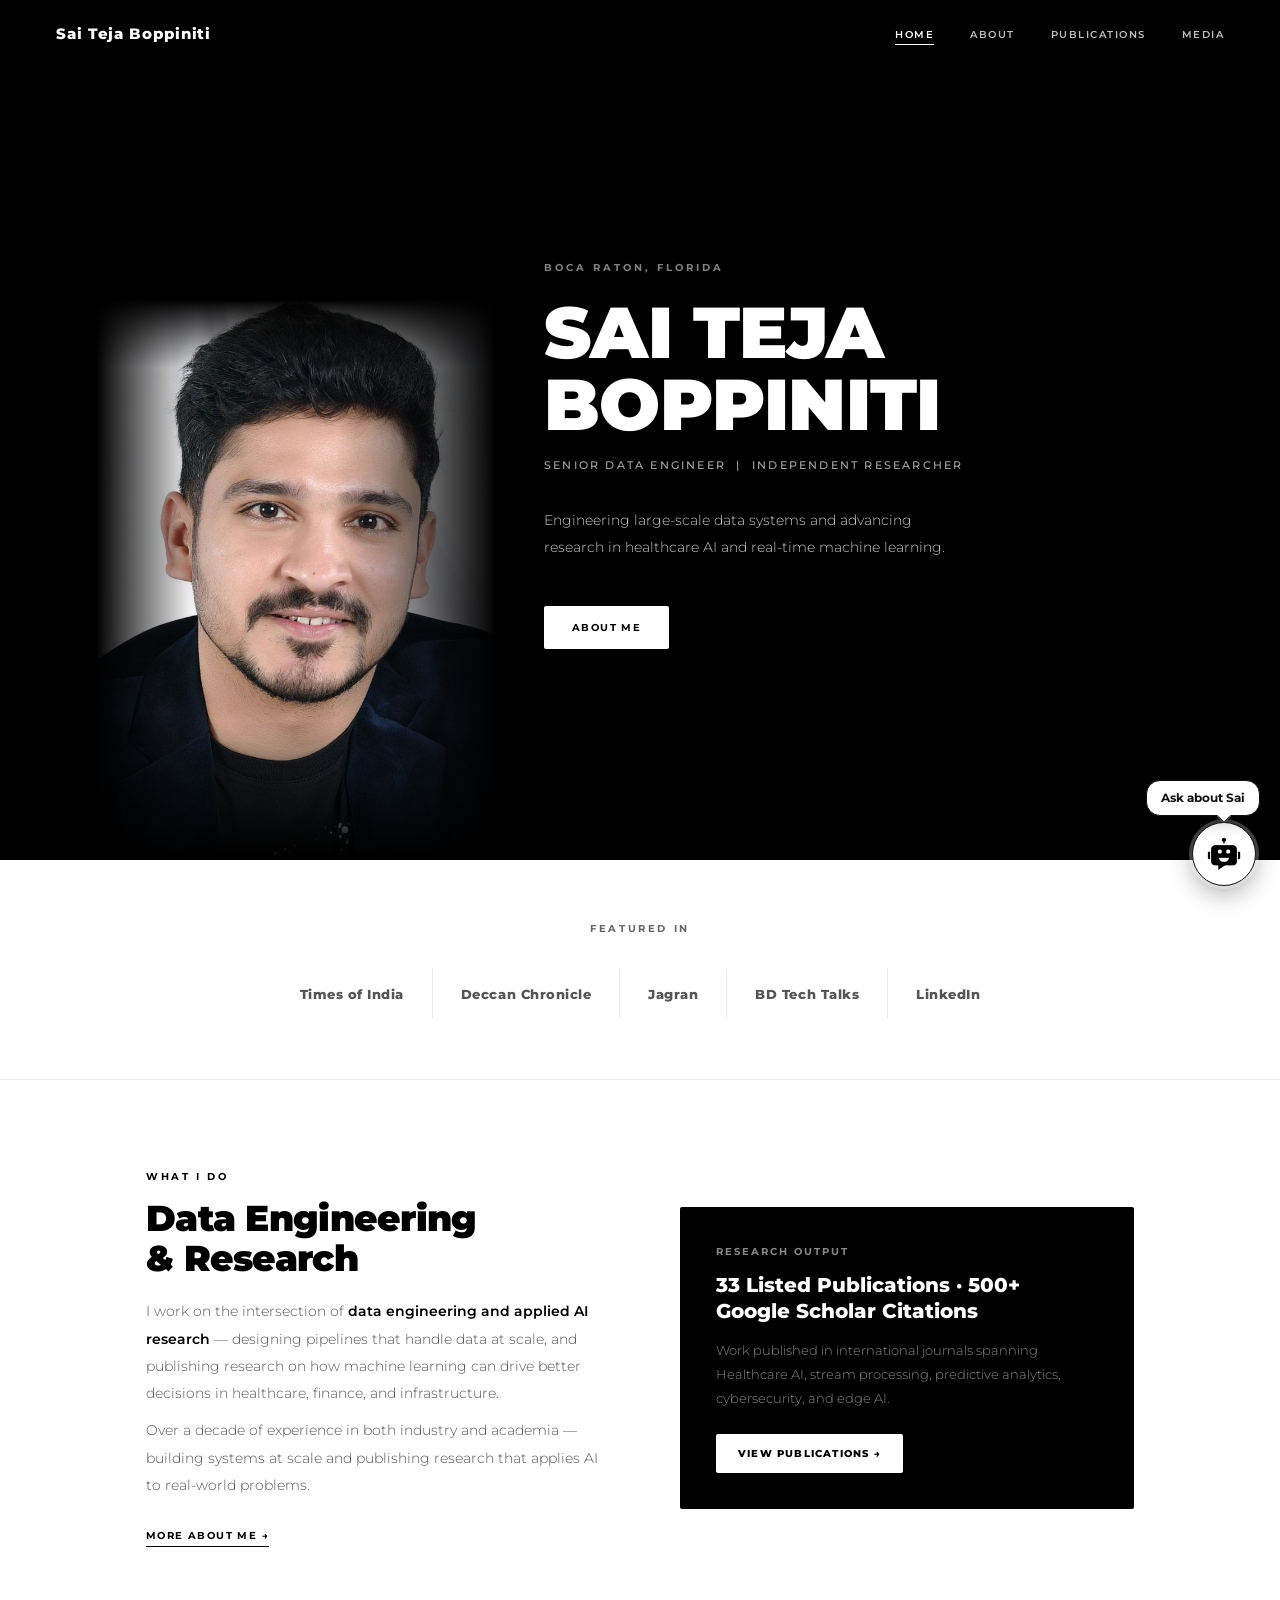
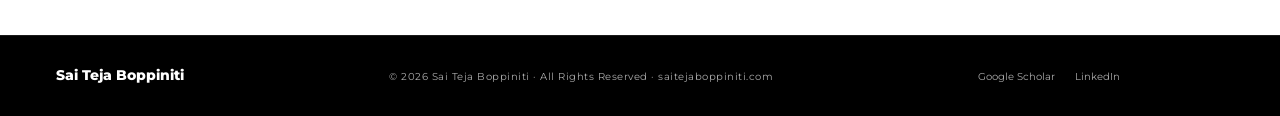
<file: index.html>
<!DOCTYPE html>
<html lang="en">
<head>
<meta charset="UTF-8"/>
<link rel="icon" type="image/svg+xml" href="favicon.svg"/>

<meta name="description" content="Sai Teja Boppiniti is a Senior Data Engineer and independent researcher in Boca Raton, Florida, engineering large-scale data systems and advancing research in healthcare AI and real-time machine learning."/>
<meta name="viewport" content="width=device-width,initial-scale=1.0"/>
<title>Sai Teja Boppiniti — Senior Data Engineer | Independent Researcher</title>
<link href="https://fonts.googleapis.com/css2?family=Montserrat:ital,wght@0,300;0,400;0,500;0,600;0,700;0,800;0,900;1,300&display=swap" rel="stylesheet"/>
<link rel="stylesheet" href="chat-widget.css"/>
<style>
*,*::before,*::after{box-sizing:border-box;margin:0;padding:0;}
body{font-family:'Montserrat',sans-serif;background:#fff;color:#111;-webkit-font-smoothing:antialiased;font-size:14px;line-height:1.7;}
a{text-decoration:none;color:inherit;}
button,a{ -webkit-tap-highlight-color:transparent;}
a:focus-visible,button:focus-visible,[role="button"]:focus-visible{outline:2px solid #4778d8;outline-offset:3px;}
nav{background:#000;height:68px;display:flex;align-items:center;justify-content:space-between;padding:0 56px;position:sticky;top:0;z-index:100;}
.nav-logo{font-size:15px;font-weight:800;color:#fff;letter-spacing:0.06em;white-space:nowrap;}
.nav-links{display:flex;gap:36px;list-style:none;align-items:center;}
.nav-links a{font-size:10px;font-weight:600;letter-spacing:0.15em;text-transform:uppercase;color:rgba(255,255,255,0.75);transition:color 0.2s;}
.nav-links a:hover,.nav-active{color:#fff!important;}
.nav-active{border-bottom:1px solid #fff;padding-bottom:3px;}

/* ── HERO ── */
.hero-outer{background:#000;overflow:hidden;}
.hero{max-width:1200px;margin:0 auto;padding:0 56px;display:flex;align-items:stretch;min-height:88vh;gap:0;}

/* Photo column */
.hero-photo{flex:0 0 400px;position:relative;display:flex;align-items:flex-end;}
.hero-photo-wrap{position:relative;width:100%;height:560px;}
.hero-photo-wrap img{width:100%;height:100%;object-fit:cover;object-position:top center;display:block;}
/* fade edges into black */
.hero-photo-wrap::after{content:'';position:absolute;inset:0;background:
  linear-gradient(to right, #000 0%, transparent 25%, transparent 60%, #000 100%),
  linear-gradient(to top, #000 0%, transparent 25%),
  linear-gradient(to bottom, #000 0%, transparent 12%);
pointer-events:none;}

/* Text column — sits right next to the photo */
.hero-text{flex:1;display:flex;flex-direction:column;justify-content:center;padding-left:48px;padding-top:40px;padding-bottom:60px;}
.hero-eyebrow{font-size:10px;font-weight:700;letter-spacing:0.3em;text-transform:uppercase;color:rgba(255,255,255,0.5);margin-bottom:20px;}
.hero-name{font-size:72px;font-weight:900;color:#fff;letter-spacing:-0.01em;line-height:1.0;margin-bottom:16px;text-transform:uppercase;}
.hero-title{font-size:11px;font-weight:500;color:rgba(255,255,255,0.65);letter-spacing:0.2em;text-transform:uppercase;margin-bottom:32px;}
.hero-bio{font-size:14px;font-weight:300;color:rgba(255,255,255,0.78);line-height:1.95;max-width:420px;margin-bottom:44px;}
.hero-btns{display:flex;gap:12px;}.btn-wh{background:#fff;color:#000;padding:13px 28px;border:none;border-radius:2px;font-family:'Montserrat',sans-serif;font-size:10px;font-weight:700;letter-spacing:0.14em;text-transform:uppercase;cursor:pointer;transition:opacity 0.2s;display:inline-block;}
.btn-wh:hover{opacity:0.82;}
.btn-gh{background:transparent;color:#fff;padding:12px 28px;border:1.5px solid rgba(255,255,255,0.18);border-radius:2px;font-family:'Montserrat',sans-serif;font-size:10px;font-weight:600;letter-spacing:0.14em;text-transform:uppercase;cursor:pointer;transition:border-color 0.2s;display:inline-block;}
.btn-gh:hover{border-color:rgba(255,255,255,0.5);}

@media (min-width: 769px) and (max-width: 960px) {
  .hero{min-height:0;padding:0 32px;}
  .hero-photo{flex-basis:36%;align-items:center;}
  .hero-photo-wrap{height:clamp(360px,62vh,520px);}
  .hero-text{min-width:0;padding:32px 0 32px 28px;}
  .hero-name{font-size:clamp(38px,6vw,58px);overflow-wrap:anywhere;}
  .hero-title{letter-spacing:0.1em;}
  .hero-btns{flex-wrap:wrap;}
}


.featured-section{padding:60px 56px;border-bottom:1px solid #ebebeb;}
.featured-inner{max-width:1100px;margin:0 auto;}
.feat-label{font-size:10px;font-weight:700;letter-spacing:0.26em;text-transform:uppercase;color:#666;text-align:center;margin-bottom:32px;}
.logo-bar{display:flex;align-items:center;justify-content:center;gap:0;flex-wrap:wrap;}
.logo-item{padding:14px 28px;border-right:1px solid #ebebeb;display:flex;align-items:center;justify-content:center;}
.logo-item:last-child{border-right:none;}
.logo-text{font-size:13px;font-weight:800;color:#555;letter-spacing:0.04em;transition:color 0.2s;white-space:nowrap;}
.logo-item:hover .logo-text{color:#111;}

.intro{padding:88px 56px;max-width:1100px;margin:0 auto;display:grid;grid-template-columns:1fr 1fr;gap:80px;align-items:center;}
.intro-tag{font-size:10px;font-weight:700;letter-spacing:0.26em;text-transform:uppercase;color:#000;margin-bottom:14px;}
.intro-h2{font-size:36px;font-weight:900;color:#000;letter-spacing:-0.02em;line-height:1.1;margin-bottom:20px;}
.intro-p{font-size:14px;font-weight:300;color:#555;line-height:1.95;margin-bottom:10px;}
.intro-p strong{color:#000;font-weight:600;}
.intro-link{display:inline-block;margin-top:18px;font-size:10px;font-weight:700;letter-spacing:0.14em;text-transform:uppercase;color:#000;border-bottom:1px solid #000;padding-bottom:2px;transition:opacity 0.2s;}
.intro-link:hover{opacity:0.45;}
.pub-preview{background:#000;padding:36px;border-radius:2px;}
.pp-tag{font-size:10px;font-weight:700;letter-spacing:0.2em;text-transform:uppercase;color:#888;margin-bottom:12px;}
.pp-h{font-size:20px;font-weight:800;color:#fff;line-height:1.3;margin-bottom:14px;}
.pp-p{font-size:13px;font-weight:300;color:#888;line-height:1.85;margin-bottom:24px;}
.pp-btn{display:inline-block;background:#fff;color:#000;padding:11px 22px;border-radius:2px;font-size:10px;font-weight:800;letter-spacing:0.12em;text-transform:uppercase;transition:opacity 0.2s;}
.pp-btn:hover{opacity:0.8;}

footer{background:#000;padding:28px 56px;display:flex;align-items:center;justify-content:space-between;border-top:1px solid #1a1a1a;}
.foot-logo{font-size:14px;font-weight:800;color:#fff;}
.foot-copy{font-size:10px;color:#999;letter-spacing:0.05em;}
.foot-links{display:flex;gap:20px;}
.foot-links a{font-size:10px;color:#555;transition:color 0.2s;}
.foot-links a:hover{color:#fff;}
.foot-copy{color:#aaa;}
.foot-links a{color:#aaa;}

/* ── MOBILE RESPONSIVE ── */
@media (max-width: 768px) {
  nav{padding:0 20px;}
  .nav-logo{font-size:13px;}
  .nav-links{gap:16px;min-width:0;}
  .nav-links a{font-size:9px;}
  .hero{flex-direction:column;min-height:auto;padding:0 20px;}
  .hero-photo{flex:none;width:100%;height:320px;}
  .hero-photo-wrap{height:320px;}
  .hero-text{padding:32px 0 48px;}
  .hero-name{font-size:42px;}
  .featured-section{padding:40px 20px;}
  .intro{padding:56px 20px;grid-template-columns:1fr;gap:40px;}
  footer{flex-direction:column;gap:12px;padding:24px 20px;text-align:center;}
  .intro>*{min-width:0;}
}

@media (max-width: 480px) {
  nav{height:auto;min-height:68px;align-items:flex-start;flex-direction:column;gap:8px;padding:12px 16px;}
  .nav-links{width:100%;justify-content:space-between;gap:8px;}
  .nav-links a{font-size:10px;letter-spacing:0.02em;}
  .hero-name{font-size:clamp(34px,11vw,42px);}
  .intro{overflow-wrap:anywhere;}
}


/* ── PAGE TRANSITIONS ── */

/* ── HERO FADE-IN ── */
@keyframes heroFadeUp{from{opacity:0;transform:translateY(24px);}to{opacity:1;transform:translateY(0);}}
@keyframes heroFadeIn{from{opacity:0;}to{opacity:1;}}
.hero-photo-wrap{animation:heroFadeIn 1.2s cubic-bezier(0.4,0,0.2,1) both;}
.hero-eyebrow{animation:heroFadeUp 0.7s cubic-bezier(0.4,0,0.2,1) 0.2s both;}
.hero-name{animation:heroFadeUp 0.7s cubic-bezier(0.4,0,0.2,1) 0.4s both;}
.hero-title{animation:heroFadeUp 0.7s cubic-bezier(0.4,0,0.2,1) 0.6s both;}
.hero-bio{animation:heroFadeUp 0.7s cubic-bezier(0.4,0,0.2,1) 0.8s both;}
.hero-btns{animation:heroFadeUp 0.7s cubic-bezier(0.4,0,0.2,1) 1.0s both;}
.reveal,.reveal-left,.reveal-right{opacity:1;transform:none;transition:opacity 0.7s cubic-bezier(0.4,0,0.2,1),transform 0.7s cubic-bezier(0.4,0,0.2,1);}
.js-enabled .reveal,.js-enabled .reveal-left,.js-enabled .reveal-right{opacity:0;transform:translateY(32px);}
.js-enabled .reveal.visible,.js-enabled .reveal-left.visible,.js-enabled .reveal-right.visible{opacity:1;transform:translateY(0);}
.delay-1{transition-delay:0.1s;}.delay-2{transition-delay:0.2s;}.delay-3{transition-delay:0.3s;}.delay-4{transition-delay:0.4s;}.delay-5{transition-delay:0.5s;}

@media (prefers-reduced-motion: reduce) {
  *,*::before,*::after{scroll-behavior:auto!important;animation:none!important;transition-duration:0.01ms!important;transition-delay:0ms!important;}
  .reveal,.reveal-left,.reveal-right,.js-enabled .reveal,.js-enabled .reveal-left,.js-enabled .reveal-right{opacity:1;transform:none;}
}

</style>
<meta property="og:type" content="website"/>
<meta property="og:url" content="https://saitejaboppiniti.com/"/>
<meta property="og:title" content="Sai Teja Boppiniti — Senior Data Engineer | Independent Researcher"/>
<meta property="og:description" content="Senior Data Engineer and independent researcher engineering large-scale data systems and advancing research in healthcare AI and real-time machine learning. Editorial board member with a registered UK design."/>
<meta property="og:image" content="https://saitejaboppiniti.com/profile.jpg"/>
<meta property="og:image:width" content="798"/>
<meta property="og:image:height" content="997"/>
<link rel="canonical" href="https://saitejaboppiniti.com/"/>
<!-- Tells search engines who this site is about, so a name search can show the right profiles -->
<script type="application/ld+json">
{
  "@context": "https://schema.org",
  "@type": "Person",
  "name": "Sai Teja Boppiniti",
  "url": "https://saitejaboppiniti.com/",
  "image": "https://saitejaboppiniti.com/profile.jpg",
  "jobTitle": ["Senior Data Engineer", "Independent Researcher"],
  "worksFor": { "@type": "Organization", "name": "The Kroger Co." },
  "address": { "@type": "PostalAddress", "addressLocality": "Boca Raton", "addressRegion": "FL", "addressCountry": "US" },
  "alumniOf": [
    { "@type": "CollegeOrUniversity", "name": "Pace University" },
    { "@type": "CollegeOrUniversity", "name": "Jawaharlal Nehru Technological University, Hyderabad" }
  ],
  "knowsAbout": ["Data engineering", "Databricks", "Apache Spark", "Delta Lake", "Lakehouse architecture", "Data quality", "Applied artificial intelligence", "Healthcare AI", "Intelligent data systems"],
  "sameAs": [
    "https://www.linkedin.com/in/saitejaboppiniti/",
    "https://scholar.google.com/citations?user=H3XJtbcAAAAJ",
    "https://www.researchgate.net/profile/Sai-Teja-Boppiniti"
  ]
}
</script>
<meta name="twitter:card" content="summary_large_image"/>
<meta name="twitter:title" content="Sai Teja Boppiniti — Senior Data Engineer | Independent Researcher"/>
<meta name="twitter:description" content="Senior Data Engineer and independent researcher engineering large-scale data systems and advancing research in healthcare AI and real-time machine learning. Editorial board member with a registered UK design."/>
<meta name="twitter:image" content="https://saitejaboppiniti.com/profile.jpg"/>
<!-- Google Analytics -->
<script async src="https://www.googletagmanager.com/gtag/js?id=G-LVV5PNH3L6"></script>
<script>
  window.dataLayer = window.dataLayer || [];
  function gtag(){dataLayer.push(arguments);}
  gtag('js', new Date());
  gtag('config', 'G-LVV5PNH3L6');
</script>
</head>
<body>

<nav aria-label="Primary">
  <a class="nav-logo" href="index.html">Sai Teja Boppiniti</a>
  <ul class="nav-links">
    <li><a href="index.html" class="nav-active" aria-current="page">Home</a></li>
    <li><a href="about.html">About</a></li>
    <li><a href="publications.html">Publications</a></li>
    <li><a href="media.html">Media</a></li>
  </ul>
</nav>

<main>
<div class="hero-outer">
  <div class="hero">
    <div class="hero-photo">
      <div class="hero-photo-wrap">
        <img src="profile.jpg" alt="Sai Teja Boppiniti" fetchpriority="high" decoding="async"/>
      </div>
    </div>
    <div class="hero-text">
      <div class="hero-eyebrow">Boca Raton, Florida</div>
      <h1 class="hero-name">Sai Teja<br>Boppiniti</h1>
      <div class="hero-title">Senior Data Engineer &nbsp;|&nbsp; Independent Researcher</div>
      <p class="hero-bio">Engineering large‑scale data systems and advancing research in healthcare AI and real‑time machine learning.</p>
      <div class="hero-btns">
        <a class="btn-wh" href="about.html">About Me</a>
      </div>    </div>
  </div>
</div>



<div class="featured-section reveal">
  <div class="featured-inner">
    <h2 class="feat-label">Featured In</h2>
    <div class="logo-bar">
      <a class="logo-item" href="https://timesofindia.indiatimes.com/city/mumbai/ai-driven-health-monitoring-shift-from-reactive-to-proactive-care/articleshow/113911499.cms" target="_blank" rel="noopener noreferrer"><span class="logo-text">Times of India</span></a>
      <a class="logo-item" href="https://www.deccanchronicle.com/in-focus/indian-researcher-develops-smart-contact-lenses-with-ai-for-continuous-health-tracking-and-disease-detection-1827211" target="_blank" rel="noopener noreferrer"><span class="logo-text">Deccan Chronicle</span></a>
      <a class="logo-item" href="https://www.jagran.com/delhi/new-delhi-city-ncr-scientists-experiment-to-monitor-diabetes-using-ai-technology-23807495.html" target="_blank" rel="noopener noreferrer"><span class="logo-text">Jagran</span></a>
      <a class="logo-item" href="https://bdtechtalks.com/2024/11/08/ai-powered-smart-contact-lenses/" target="_blank" rel="noopener noreferrer"><span class="logo-text">BD Tech Talks</span></a>
      <a class="logo-item" href="https://www.linkedin.com/pulse/revolutionizing-healthcare-smart-contact-lenses-future-lzqef" target="_blank" rel="noopener noreferrer"><span class="logo-text">LinkedIn</span></a>
    </div>
  </div>
</div>

<div class="intro">
  <div class="reveal-left">
    <div class="intro-tag">What I Do</div>
    <h2 class="intro-h2">Data Engineering<br>&amp; Research</h2>
    <p class="intro-p">I work on the intersection of <strong>data engineering and applied AI research</strong> — designing pipelines that handle data at scale, and publishing research on how machine learning can drive better decisions in healthcare, finance, and infrastructure.</p>
    <p class="intro-p">Over a decade of experience in both industry and academia — building systems at scale and publishing research that applies AI to real-world problems.</p>
    <a class="intro-link" href="about.html">More About Me →</a>
  </div>
  <div class="pub-preview reveal-right">
    <div class="pp-tag">Research Output</div>
    <h3 class="pp-h">33 Listed Publications · 500+ Google Scholar Citations</h3>
    <p class="pp-p">Work published in international journals spanning Healthcare AI, stream processing, predictive analytics, cybersecurity, and edge AI.</p>
    <a class="pp-btn" href="publications.html">View Publications →</a>
  </div>
</div>

 </main>
<footer>
  <div class="foot-logo">Sai Teja Boppiniti</div>
  <div class="foot-copy">© 2026 Sai Teja Boppiniti · All Rights Reserved · saitejaboppiniti.com</div>
  <div class="foot-links">
    <a href="https://scholar.google.com/citations?user=H3XJtbcAAAAJ&hl=en" target="_blank" rel="noopener noreferrer">Google Scholar</a>
    <a href="https://www.linkedin.com/in/saitejaboppiniti" target="_blank" rel="noopener noreferrer">LinkedIn</a>
  </div>
</footer>
<script>
(function(){
  if(!('IntersectionObserver' in window)) return;
  var obs=new IntersectionObserver(function(entries){
    entries.forEach(function(e){
      if(e.isIntersecting){e.target.classList.add('visible');obs.unobserve(e.target);}
    });
  },{threshold:0.12,rootMargin:'0px 0px 120px 0px'});
  document.querySelectorAll('.reveal,.reveal-left,.reveal-right').forEach(function(el){
    if(el.getBoundingClientRect().top < window.innerHeight) el.classList.add('visible');
    else obs.observe(el);
  });
  document.documentElement.classList.add('js-enabled');
})();
</script>
<script src="chat-widget.js" data-endpoint="https://sai-portfolio-chat.boppinitisaiteja.workers.dev/api/chat" defer></script>
</body>
</html>
</file>
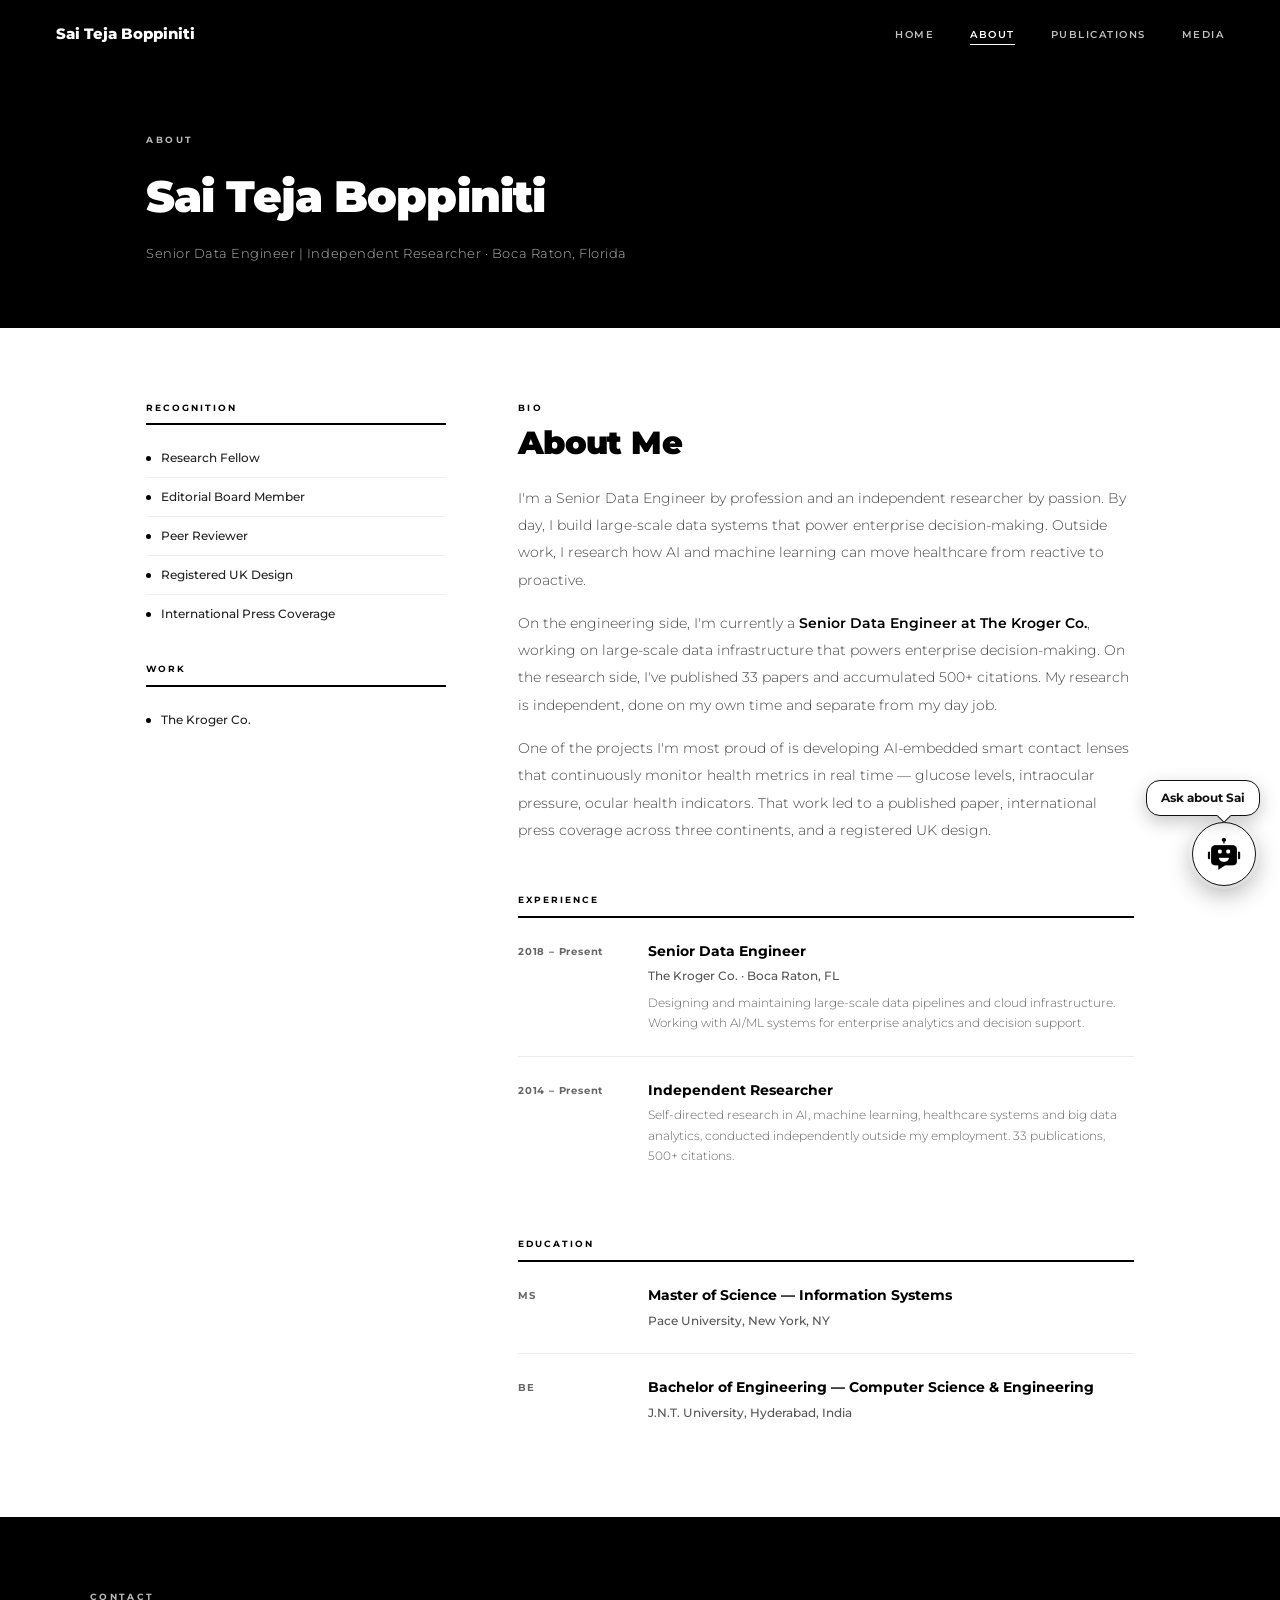
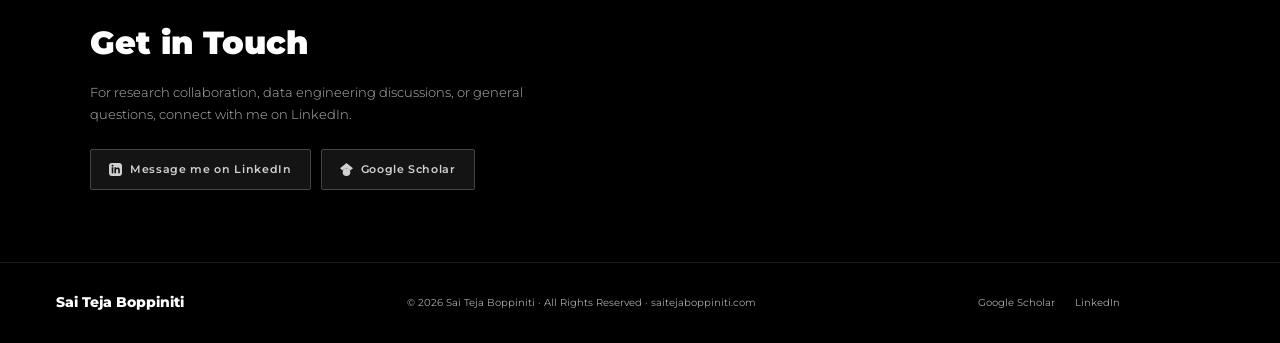
<file: about.html>
<!DOCTYPE html>
<html lang="en">
<head>
<meta charset="UTF-8"/>
<link rel="icon" type="image/svg+xml" href="favicon.svg"/>

<meta name="description" content="About Sai Teja Boppiniti — Senior Data Engineer and independent researcher in healthcare AI and real-time machine learning. Experience, education, publications, editorial board service and a registered UK design."/>
<meta name="viewport" content="width=device-width,initial-scale=1.0"/>
<title>About | Sai Teja Boppiniti</title>
<link href="https://fonts.googleapis.com/css2?family=Montserrat:ital,wght@0,300;0,400;0,500;0,600;0,700;0,800;0,900;1,300&display=swap" rel="stylesheet"/>
<link rel="stylesheet" href="chat-widget.css"/>
<style>
*,*::before,*::after{box-sizing:border-box;margin:0;padding:0;}
body{font-family:'Montserrat',sans-serif;background:#fff;color:#111;-webkit-font-smoothing:antialiased;font-size:14px;line-height:1.7;}
a{text-decoration:none;color:inherit;}
button,a{ -webkit-tap-highlight-color:transparent;}
a:focus-visible,button:focus-visible,[role="button"]:focus-visible{outline:2px solid #4778d8;outline-offset:3px;}
nav{background:#000;height:68px;display:flex;align-items:center;justify-content:space-between;padding:0 56px;position:sticky;top:0;z-index:100;}
.nav-logo{font-size:15px;font-weight:800;color:#fff;white-space:nowrap;}
.nav-links{display:flex;gap:36px;list-style:none;align-items:center;}
.nav-links a{font-size:10px;font-weight:600;letter-spacing:0.15em;text-transform:uppercase;color:rgba(255,255,255,0.75);transition:color 0.2s;}
.nav-links a:hover,.nav-active{color:#fff!important;}
.nav-active{border-bottom:1px solid #fff;padding-bottom:3px;}

/* HERO */
.hero{background:#000;padding:64px 56px;text-align:left;max-width:1100px;margin:0 auto;}
.hero-tag{font-size:9px;font-weight:700;letter-spacing:0.28em;text-transform:uppercase;color:rgba(255,255,255,0.72);margin-bottom:12px;}
.hero-h1{font-size:44px;font-weight:900;color:#fff;letter-spacing:-0.02em;margin-bottom:8px;}
.hero-sub{font-size:13px;font-weight:300;color:rgba(255,255,255,0.72);letter-spacing:0.04em;}
.hero-bg{background:#000;}

/* BODY GRID */
.body-grid{max-width:1100px;margin:0 auto;padding:72px 56px;display:grid;grid-template-columns:300px 1fr;gap:72px;align-items:start;}

/* LEFT COL */
.sidebar-section{margin-bottom:28px;}
.sidebar-label{font-size:9px;font-weight:700;letter-spacing:0.22em;text-transform:uppercase;color:#000;border-bottom:2px solid #000;padding-bottom:8px;margin-bottom:14px;}
.cred-item{display:flex;align-items:flex-start;gap:10px;padding:10px 0;border-bottom:1px solid #f0f0f0;}
.cred-item:last-child{border-bottom:none;}
.cred-dot{width:5px;height:5px;background:#000;border-radius:50%;flex-shrink:0;margin-top:7px;}
.cred-text{font-size:12px;font-weight:500;color:#222;line-height:1.5;}
/* RIGHT COL */
.section-tag{font-size:9px;font-weight:700;letter-spacing:0.26em;text-transform:uppercase;color:#000;margin-bottom:10px;}
.section-h2{font-size:32px;font-weight:900;color:#000;letter-spacing:-0.02em;line-height:1.1;margin-bottom:24px;}
.bio-p{font-size:14px;font-weight:300;color:#444;line-height:1.95;margin-bottom:16px;}
.bio-p strong{color:#000;font-weight:600;}

/* EXPERIENCE TIMELINE */
.timeline{margin-top:48px;margin-bottom:0;}
.tl-label{font-size:9px;font-weight:700;letter-spacing:0.22em;text-transform:uppercase;color:#000;border-bottom:2px solid #000;padding-bottom:8px;margin-bottom:0;}
.tl-item{display:grid;grid-template-columns:110px 1fr;gap:20px;padding:22px 0;border-bottom:1px solid #ebebeb;}
.tl-item:last-child{border-bottom:none;}
.tl-year{font-size:10px;font-weight:700;letter-spacing:0.08em;color:#666;padding-top:3px;}
.tl-role{font-size:14px;font-weight:700;color:#000;margin-bottom:3px;}
.tl-org{font-size:12px;font-weight:500;color:#555;margin-bottom:6px;}
.tl-desc{font-size:12px;font-weight:300;color:#666;line-height:1.7;}

/* EDU TIMELINE */
.edu-block{margin-top:48px;}
.edu-label{font-size:9px;font-weight:700;letter-spacing:0.22em;text-transform:uppercase;color:#000;border-bottom:2px solid #000;padding-bottom:8px;margin-bottom:0;}
.edu-item{display:grid;grid-template-columns:110px 1fr;gap:20px;padding:22px 0;border-bottom:1px solid #ebebeb;}
.edu-item:last-child{border-bottom:none;}
.edu-year{font-size:10px;font-weight:700;letter-spacing:0.08em;color:#666;padding-top:3px;}
.edu-deg{font-size:14px;font-weight:700;color:#000;margin-bottom:3px;}
.edu-uni{font-size:12px;font-weight:500;color:#555;}

/* CONTACT */
.contact-section{background:#000;padding:72px 56px;}
.cs-inner{max-width:1100px;margin:0 auto;}
.cs-tag{font-size:9px;font-weight:700;letter-spacing:0.26em;text-transform:uppercase;color:rgba(255,255,255,0.72);margin-bottom:12px;}
.cs-h2{font-size:32px;font-weight:900;color:#fff;margin-bottom:10px;}
.cs-p{font-size:13px;font-weight:300;color:rgba(255,255,255,0.72);max-width:460px;margin-bottom:24px;}
.cf-links{display:flex;gap:10px;flex-wrap:wrap;margin-top:0;}
.cf-link{display:flex;align-items:center;gap:8px;background:#141414;border:1px solid #444;padding:10px 18px;border-radius:2px;color:rgba(255,255,255,0.8);font-size:11px;font-weight:600;letter-spacing:0.06em;transition:border-color 0.2s,color 0.2s;}
.cf-link:hover{border-color:#444;color:#fff;}
.cf-link svg{width:13px;height:13px;fill:currentColor;}

footer{background:#000;padding:28px 56px;display:flex;align-items:center;justify-content:space-between;border-top:1px solid #1a1a1a;}
.foot-logo{font-size:14px;font-weight:800;color:#fff;}
.foot-copy{font-size:10px;color:#444;}
.foot-links{display:flex;gap:20px;}
.foot-links a{font-size:10px;color:#555;transition:color 0.2s;}
.foot-links a:hover{color:#fff;}
.foot-copy{color:#aaa;}
.foot-links a{color:#aaa;}

/* ── MOBILE RESPONSIVE ── */
@media (max-width: 768px) {
  nav{padding:0 20px;}
  .nav-links{gap:16px;min-width:0;}
  .nav-links a{font-size:9px;}
  .hero{padding:40px 20px;}
  .body-grid{padding:40px 20px;grid-template-columns:1fr;gap:40px;}
  .contact-section{padding:48px 20px;}
  footer{flex-direction:column;gap:12px;padding:24px 20px;text-align:center;}
}

@media (max-width: 480px) {
  nav{height:auto;min-height:68px;align-items:flex-start;flex-direction:column;gap:8px;padding:12px 16px;}
  .nav-links{width:100%;justify-content:space-between;gap:8px;}
  .nav-links a{font-size:10px;letter-spacing:0.02em;}
  .hero-h1{font-size:clamp(34px,11vw,44px);overflow-wrap:anywhere;}
}


/* ── PAGE TRANSITIONS ── */

/* ── SCROLL ANIMATIONS ── */
.reveal,.reveal-left,.reveal-right{opacity:1;transform:none;transition:opacity 0.7s cubic-bezier(0.4,0,0.2,1),transform 0.7s cubic-bezier(0.4,0,0.2,1);}
.js-enabled .reveal,.js-enabled .reveal-left,.js-enabled .reveal-right{opacity:0;transform:translateY(32px);}
.js-enabled .reveal.visible,.js-enabled .reveal-left.visible,.js-enabled .reveal-right.visible{opacity:1;transform:translateY(0);}
.delay-1{transition-delay:0.1s;}.delay-2{transition-delay:0.2s;}.delay-3{transition-delay:0.3s;}.delay-4{transition-delay:0.4s;}.delay-5{transition-delay:0.5s;}

@media (prefers-reduced-motion: reduce) {
  *,*::before,*::after{scroll-behavior:auto!important;animation:none!important;transition-duration:0.01ms!important;transition-delay:0ms!important;}
  .reveal,.reveal-left,.reveal-right,.js-enabled .reveal,.js-enabled .reveal-left,.js-enabled .reveal-right{opacity:1;transform:none;}
}

</style>
<meta property="og:type" content="website"/>
<meta property="og:url" content="https://saitejaboppiniti.com/about.html"/>
<meta property="og:title" content="About — Sai Teja Boppiniti"/>
<meta property="og:description" content="Senior Data Engineer and independent researcher engineering large-scale data systems and advancing research in healthcare AI and real-time machine learning."/>
<meta property="og:image" content="https://saitejaboppiniti.com/profile.jpg"/>
<meta property="og:image:width" content="798"/>
<meta property="og:image:height" content="997"/>
<link rel="canonical" href="https://saitejaboppiniti.com/about.html"/>
<meta name="twitter:card" content="summary_large_image"/>
<meta name="twitter:title" content="About — Sai Teja Boppiniti"/>
<meta name="twitter:description" content="Senior Data Engineer and independent researcher engineering large-scale data systems and advancing research in healthcare AI and real-time machine learning."/>
<meta name="twitter:image" content="https://saitejaboppiniti.com/profile.jpg"/>
<!-- Google Analytics -->
<script async src="https://www.googletagmanager.com/gtag/js?id=G-LVV5PNH3L6"></script>
<script>
  window.dataLayer = window.dataLayer || [];
  function gtag(){dataLayer.push(arguments);}
  gtag('js', new Date());
  gtag('config', 'G-LVV5PNH3L6');
</script>
</head>
<body>

<nav aria-label="Primary">
  <a class="nav-logo" href="index.html">Sai Teja Boppiniti</a>
  <ul class="nav-links">
    <li><a href="index.html">Home</a></li>
    <li><a href="about.html" class="nav-active" aria-current="page">About</a></li>
    <li><a href="publications.html">Publications</a></li>
    <li><a href="media.html">Media</a></li>
  </ul>
</nav>

<main>
<div class="hero-bg">
  <div class="hero">
    <div class="hero-tag">About</div>
    <h1 class="hero-h1">Sai Teja Boppiniti</h1>
    <div class="hero-sub">Senior Data Engineer | Independent Researcher · Boca Raton, Florida</div>
  </div>
</div>

<div class="body-grid">

  <!-- LEFT: Photo + credentials -->
  <div>
    <div class="sidebar-section reveal-left">
      <h2 class="sidebar-label">Recognition</h2>
      <div class="cred-item"><div class="cred-dot"></div><div class="cred-text">Research Fellow</div></div>
      <div class="cred-item"><div class="cred-dot"></div><div class="cred-text">Editorial Board Member</div></div>
      <div class="cred-item"><div class="cred-dot"></div><div class="cred-text">Peer Reviewer</div></div>
      <div class="cred-item"><div class="cred-dot"></div><div class="cred-text">Registered UK Design</div></div>
      <div class="cred-item"><div class="cred-dot"></div><div class="cred-text">International Press Coverage</div></div>
    </div>
    <div class="sidebar-section">
      <h2 class="sidebar-label">Work</h2>
      <div class="cred-item"><div class="cred-dot"></div><div class="cred-text">The Kroger Co.</div></div>
    </div>
  </div>

  <!-- RIGHT: Bio + timeline -->
  <div>
    <div class="section-tag">Bio</div>
    <h2 class="section-h2">About Me</h2>
    <p class="bio-p reveal">I'm a Senior Data Engineer by profession and an independent researcher by passion. By day, I build large-scale data systems that power enterprise decision-making. Outside work, I research how AI and machine learning can move healthcare from reactive to proactive.</p>
    <p class="bio-p">On the engineering side, I'm currently a <strong>Senior Data Engineer at The Kroger Co.</strong>, working on large-scale data infrastructure that powers enterprise decision-making. On the research side, I've published 33 papers and accumulated 500+ citations. My research is independent, done on my own time and separate from my day job.</p>
    <p class="bio-p">One of the projects I'm most proud of is developing AI-embedded smart contact lenses that continuously monitor health metrics in real time — glucose levels, intraocular pressure, ocular health indicators. That work led to a published paper, international press coverage across three continents, and a registered UK design.</p>

    <!-- EXPERIENCE TIMELINE -->
    <div class="timeline">
      <h3 class="tl-label">Experience</h3>
      <div class="tl-item reveal">
        <div class="tl-year">2018 – Present</div>
        <div>
          <div class="tl-role">Senior Data Engineer</div>
          <div class="tl-org">The Kroger Co. · Boca Raton, FL</div>
          <div class="tl-desc">Designing and maintaining large-scale data pipelines and cloud infrastructure. Working with AI/ML systems for enterprise analytics and decision support.</div>
        </div>
      </div>
      <div class="tl-item reveal delay-1">
        <div class="tl-year">2014 – Present</div>
        <div>
          <div class="tl-role">Independent Researcher</div>
          <div class="tl-desc">Self-directed research in AI, machine learning, healthcare systems and big data analytics, conducted independently outside my employment. 33 publications, 500+ citations.</div>
        </div>
      </div>
    </div>

    <!-- EDUCATION TIMELINE -->
    <div class="edu-block">
      <h3 class="edu-label">Education</h3>
      <div class="edu-item reveal">
        <div class="edu-year">MS</div>
        <div>
          <div class="edu-deg">Master of Science — Information Systems</div>
          <div class="edu-uni">Pace University, New York, NY</div>
        </div>
      </div>
      <div class="edu-item reveal delay-1">
        <div class="edu-year">BE</div>
        <div>
          <div class="edu-deg">Bachelor of Engineering — Computer Science &amp; Engineering</div>
          <div class="edu-uni">J.N.T. University, Hyderabad, India</div>
        </div>
      </div>
    </div>

  </div>
</div>

<!-- CONTACT -->
<div class="contact-section">
  <div class="cs-inner">
    <div class="cs-tag">Contact</div>
    <h2 class="cs-h2 reveal">Get in Touch</h2>
    <p class="cs-p">For research collaboration, data engineering discussions, or general questions, connect with me on LinkedIn.</p>
    <div class="cf-links">
      <a class="cf-link" href="https://www.linkedin.com/in/saitejaboppiniti" target="_blank" rel="noopener noreferrer">
        <svg viewBox="0 0 24 24"><path d="M19 0H5C2.24 0 0 2.24 0 5v14c0 2.76 2.24 5 5 5h14c2.76 0 5-2.24 5-5V5c0-2.76-2.24-5-5-5zM8 19H5V8h3v11zM6.5 6.73c-.97 0-1.75-.79-1.75-1.75S5.53 3.23 6.5 3.23s1.75.79 1.75 1.75S7.47 6.73 6.5 6.73zM20 19h-3v-5.6c0-3.37-4-3.12-4 0V19h-3V8h3v1.77C14.4 7.5 20 7.33 20 12.28V19z"/></svg>
        Message me on LinkedIn
      </a>
      <a class="cf-link" href="https://scholar.google.com/citations?user=H3XJtbcAAAAJ&hl=en" target="_blank" rel="noopener noreferrer">
        <svg viewBox="0 0 24 24"><path d="M5.242 13.769L0 9.5 12 0l12 9.5-5.242 4.269C17.548 11.249 14.978 9.5 12 9.5c-2.977 0-5.548 1.748-6.758 4.269zM12 10a7 7 0 1 0 0 14 7 7 0 0 0 0-14z"/></svg>
        Google Scholar
      </a>
    </div>
  </div>
</div>

 </main>
<footer>
  <div class="foot-logo">Sai Teja Boppiniti</div>
  <div class="foot-copy">© 2026 Sai Teja Boppiniti · All Rights Reserved · saitejaboppiniti.com</div>
  <div class="foot-links">
    <a href="https://scholar.google.com/citations?user=H3XJtbcAAAAJ&hl=en" target="_blank" rel="noopener noreferrer">Google Scholar</a>
    <a href="https://www.linkedin.com/in/saitejaboppiniti" target="_blank" rel="noopener noreferrer">LinkedIn</a>
  </div>
</footer>
<script>
(function(){
  if(!('IntersectionObserver' in window)) return;
  var obs=new IntersectionObserver(function(entries){
    entries.forEach(function(e){
      if(e.isIntersecting){e.target.classList.add('visible');obs.unobserve(e.target);}
    });
  },{threshold:0.12,rootMargin:'0px 0px 120px 0px'});
  document.querySelectorAll('.reveal,.reveal-left,.reveal-right').forEach(function(el){
    if(el.getBoundingClientRect().top < window.innerHeight) el.classList.add('visible');
    else obs.observe(el);
  });
  document.documentElement.classList.add('js-enabled');
})();
</script>
<script src="chat-widget.js" data-endpoint="https://sai-portfolio-chat.boppinitisaiteja.workers.dev/api/chat" defer></script>
</body>
</html>
</file>
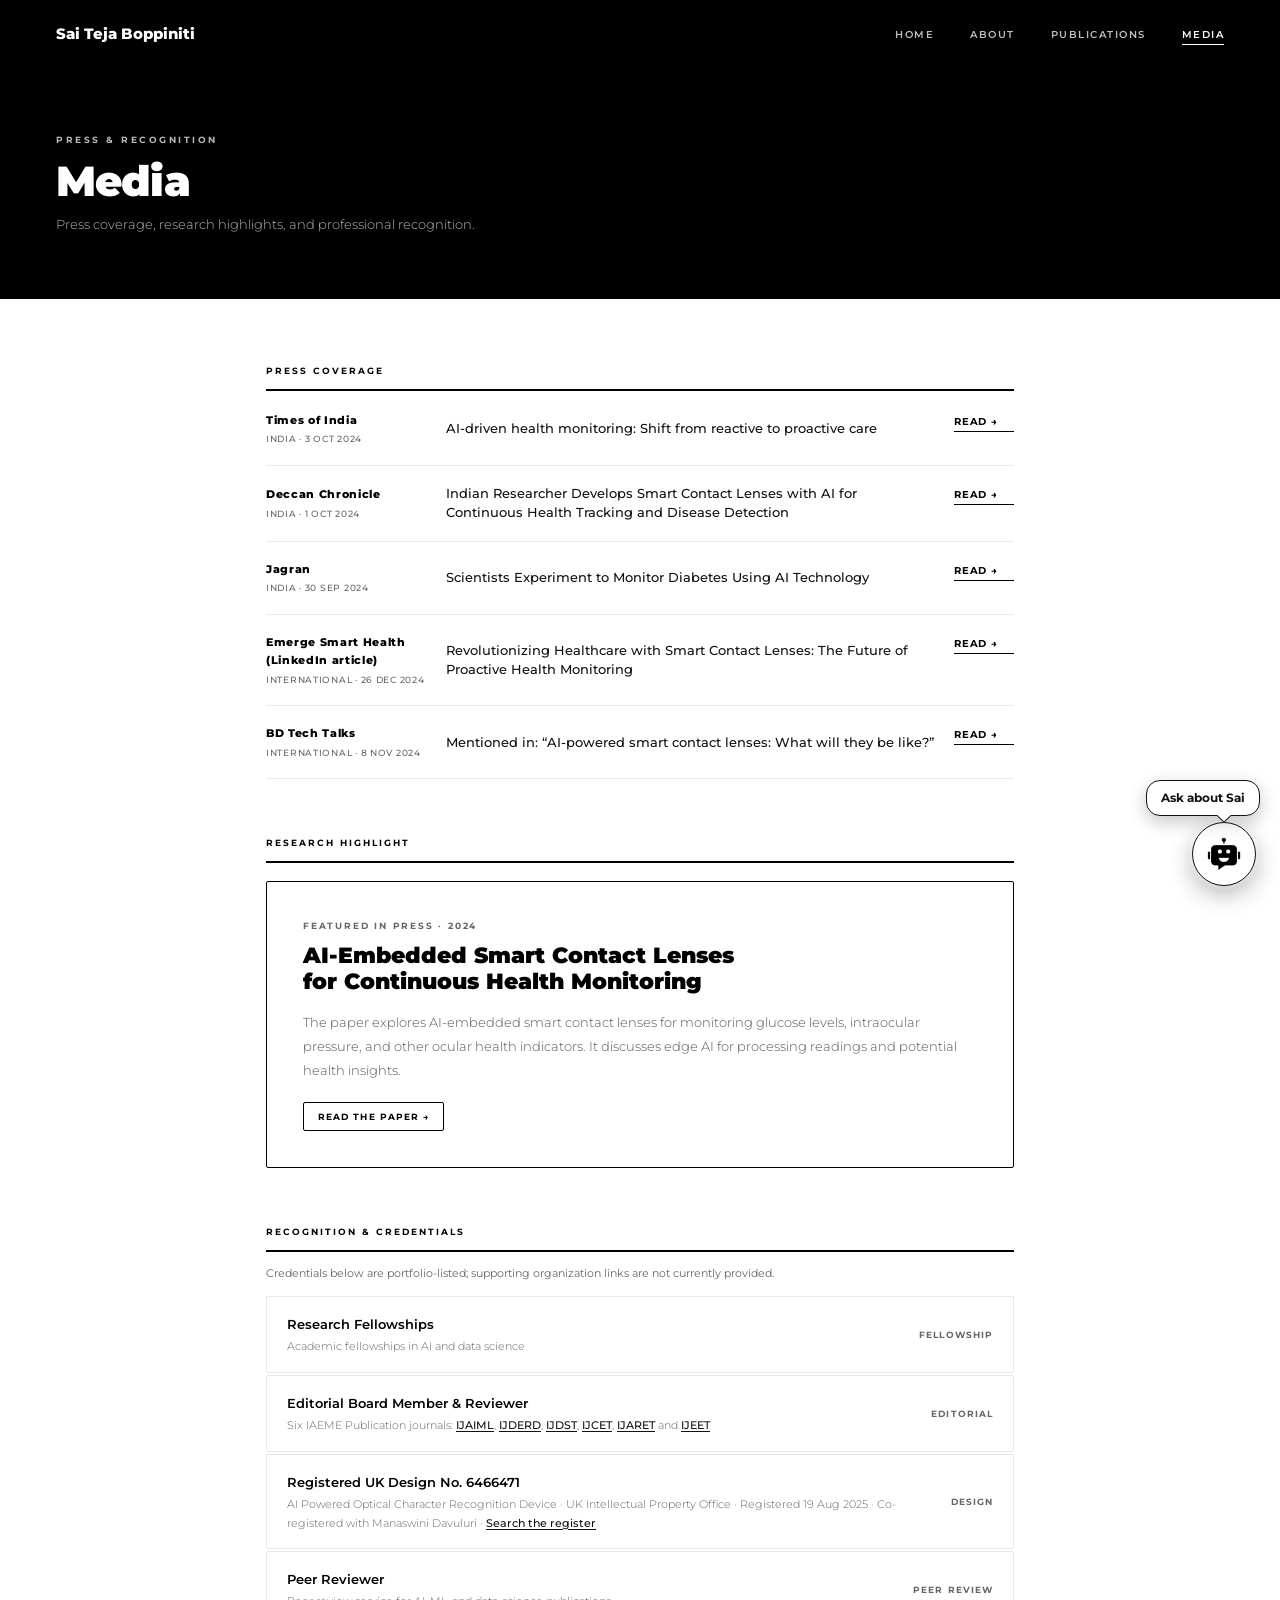
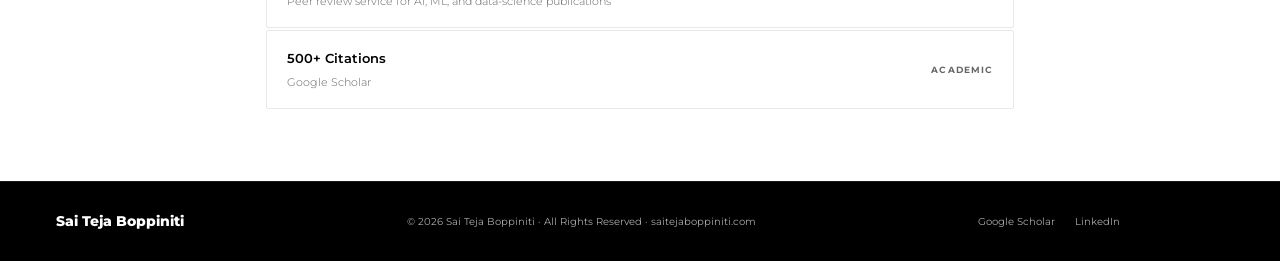
<file: media.html>
<!DOCTYPE html>
<html lang="en">
<head>
<meta charset="UTF-8"/>
<link rel="icon" type="image/svg+xml" href="favicon.svg"/>

<meta name="description" content="Media coverage of Sai Teja Boppiniti — featured in Times of India, Deccan Chronicle, Jagran, and BD Tech Talks for research on AI-embedded smart contact lenses for health monitoring."/>
<meta name="viewport" content="width=device-width,initial-scale=1.0"/>
<title>Media | Sai Teja Boppiniti</title>
<link href="https://fonts.googleapis.com/css2?family=Montserrat:ital,wght@0,300;0,400;0,500;0,600;0,700;0,800;0,900;1,300&display=swap" rel="stylesheet"/>
<link rel="stylesheet" href="chat-widget.css"/>
<style>
*,*::before,*::after{box-sizing:border-box;margin:0;padding:0;}
body{font-family:'Montserrat',sans-serif;background:#fff;color:#111;-webkit-font-smoothing:antialiased;font-size:14px;line-height:1.7;}
a{text-decoration:none;color:inherit;}
button,a{ -webkit-tap-highlight-color:transparent;}
a:focus-visible,button:focus-visible,[role="button"]:focus-visible{outline:2px solid #4778d8;outline-offset:3px;}
nav{background:#000;height:68px;display:flex;align-items:center;justify-content:space-between;padding:0 56px;position:sticky;top:0;z-index:100;}
.nav-logo{font-size:15px;font-weight:800;color:#fff;white-space:nowrap;}
.nav-links{display:flex;gap:36px;list-style:none;align-items:center;}
.nav-links a{font-size:10px;font-weight:600;letter-spacing:0.15em;text-transform:uppercase;color:rgba(255,255,255,0.75);transition:color 0.2s;}
.nav-links a:hover,.nav-active{color:#fff!important;}
.nav-active{border-bottom:1px solid #fff;padding-bottom:3px;}

/* HERO */
.hero{background:#000;padding:64px 56px;}
.hero-tag{font-size:9px;font-weight:700;letter-spacing:0.28em;text-transform:uppercase;color:rgba(255,255,255,0.72);margin-bottom:12px;}
.hero-h1{font-size:42px;font-weight:900;color:#fff;letter-spacing:-0.02em;line-height:1.05;margin-bottom:10px;}
.hero-sub{font-size:13px;font-weight:300;color:rgba(255,255,255,0.72);max-width:520px;}

/* BODY */
.body{max-width:860px;margin:0 auto;padding:64px 56px 72px;}

/* SECTION */
.sec-label{font-size:9px;font-weight:700;letter-spacing:0.22em;text-transform:uppercase;color:#000;border-bottom:2px solid #000;padding-bottom:10px;margin-bottom:2px;}

/* PRESS LIST */
.press-list{display:flex;flex-direction:column;margin-bottom:56px;}
.press-row{display:grid;grid-template-columns:160px 1fr 60px;gap:20px;align-items:center;padding:18px 0;border-bottom:1px solid #ebebeb;transition:background 0.15s;}
.press-row:hover .press-headline{color:#555;}
.press-pub{font-size:11px;font-weight:800;letter-spacing:0.06em;color:#000;}
.press-country{font-size:9px;font-weight:500;color:#666;letter-spacing:0.08em;text-transform:uppercase;margin-top:2px;}
.press-headline{font-size:13px;font-weight:500;color:#111;line-height:1.5;transition:color 0.15s;}
.press-link{font-size:10px;font-weight:700;letter-spacing:0.08em;text-transform:uppercase;color:#000;border-bottom:1px solid #000;padding-bottom:1px;white-space:nowrap;align-self:start;padding-top:2px;transition:opacity 0.15s;}
.press-row:hover .press-link{opacity:0.35;}

/* RESEARCH HIGHLIGHT */
.highlight{border:1px solid #000;padding:36px;border-radius:2px;margin-bottom:56px;}
.hl-tag{font-size:9px;font-weight:700;letter-spacing:0.2em;text-transform:uppercase;color:#666;margin-bottom:10px;}
.hl-h{font-size:22px;font-weight:900;color:#000;line-height:1.2;margin-bottom:14px;}
.hl-desc{font-size:13px;font-weight:300;color:#555;line-height:1.85;margin-bottom:20px;}
.hl-meta{display:flex;gap:12px;flex-wrap:wrap;}
.hl-badge{background:#000;color:#fff;font-size:9px;font-weight:700;letter-spacing:0.12em;text-transform:uppercase;padding:6px 14px;border-radius:2px;}
.hl-badge-out{background:transparent;color:#000;border:1px solid #000;font-size:9px;font-weight:700;letter-spacing:0.12em;text-transform:uppercase;padding:6px 14px;border-radius:2px;cursor:pointer;transition:all 0.2s;}
.hl-badge-out:hover{background:#000;color:#fff;}

/* CREDENTIALS */
.cred-list{display:flex;flex-direction:column;gap:2px;}
.cred-row{display:grid;grid-template-columns:1fr auto;gap:20px;align-items:center;padding:16px 20px;border:1px solid #e8e8e8;border-radius:2px;transition:border-color 0.2s;}
.cred-row:hover{border-color:#000;}
.cred-title{font-size:13px;font-weight:600;color:#000;}
.cred-sub{font-size:11px;font-weight:300;color:#666;margin-top:2px;}
.cred-sub a{color:#111;font-weight:500;text-decoration:underline;text-underline-offset:2px;}
.cred-sub a:hover{color:#555;}
.cred-note{font-size:11px;color:#666;margin:-6px 0 14px;}
.cred-tag{font-size:9px;font-weight:700;letter-spacing:0.12em;text-transform:uppercase;color:#666;white-space:nowrap;}

footer{background:#000;padding:28px 56px;display:flex;align-items:center;justify-content:space-between;border-top:1px solid #1a1a1a;}
.foot-logo{font-size:14px;font-weight:800;color:#fff;}
.foot-copy{font-size:10px;color:#444;}
.foot-links{display:flex;gap:20px;}
.foot-links a{font-size:10px;color:#555;transition:color 0.2s;}
.foot-links a:hover{color:#fff;}
.foot-copy{color:#aaa;}
.foot-links a{color:#aaa;}

/* ── MOBILE RESPONSIVE ── */
@media (max-width: 768px) {
  nav{padding:0 20px;}
  .nav-links{gap:16px;min-width:0;}
  .nav-links a{font-size:9px;}
  .hero{padding:40px 20px;}
  .body{padding:40px 20px 56px;}
  .press-row{grid-template-columns:1fr;gap:6px;}
  .press-link{align-self:auto;}
  .cred-row{grid-template-columns:1fr;}
  footer{flex-direction:column;gap:12px;padding:24px 20px;text-align:center;}
}

@media (max-width: 480px) {
  nav{height:auto;min-height:68px;align-items:flex-start;flex-direction:column;gap:8px;padding:12px 16px;}
  .nav-links{width:100%;justify-content:space-between;gap:8px;}
  .nav-links a{font-size:10px;letter-spacing:0.02em;}
  .hero-h1{font-size:clamp(34px,11vw,42px);}
}



/* ── PAGE TRANSITIONS ── */

/* ── SCROLL ANIMATIONS ── */
.reveal,.reveal-left,.reveal-right{opacity:1;transform:none;transition:opacity 0.7s cubic-bezier(0.4,0,0.2,1),transform 0.7s cubic-bezier(0.4,0,0.2,1);}
.js-enabled .reveal,.js-enabled .reveal-left,.js-enabled .reveal-right{opacity:0;transform:translateY(32px);}
.js-enabled .reveal.visible,.js-enabled .reveal-left.visible,.js-enabled .reveal-right.visible{opacity:1;transform:translateY(0);}
.delay-1{transition-delay:0.1s;}.delay-2{transition-delay:0.2s;}.delay-3{transition-delay:0.3s;}.delay-4{transition-delay:0.4s;}.delay-5{transition-delay:0.5s;}

@media (prefers-reduced-motion: reduce) {
  *,*::before,*::after{scroll-behavior:auto!important;animation:none!important;transition-duration:0.01ms!important;transition-delay:0ms!important;}
  .reveal,.reveal-left,.reveal-right,.js-enabled .reveal,.js-enabled .reveal-left,.js-enabled .reveal-right{opacity:1;transform:none;}
}

</style>
<meta property="og:type" content="website"/>
<meta property="og:url" content="https://saitejaboppiniti.com/media.html"/>
<meta property="og:title" content="Media — Sai Teja Boppiniti"/>
<meta property="og:description" content="Press coverage in Times of India, Deccan Chronicle, Jagran and BD Tech Talks for research on AI-embedded smart contact lenses for health monitoring."/>
<meta property="og:image" content="https://saitejaboppiniti.com/profile.jpg"/>
<meta property="og:image:width" content="798"/>
<meta property="og:image:height" content="997"/>
<link rel="canonical" href="https://saitejaboppiniti.com/media.html"/>
<meta name="twitter:card" content="summary_large_image"/>
<meta name="twitter:title" content="Media — Sai Teja Boppiniti"/>
<meta name="twitter:description" content="Press coverage in Times of India, Deccan Chronicle, Jagran and BD Tech Talks for research on AI-embedded smart contact lenses for health monitoring."/>
<meta name="twitter:image" content="https://saitejaboppiniti.com/profile.jpg"/>
<!-- Google Analytics -->
<script async src="https://www.googletagmanager.com/gtag/js?id=G-LVV5PNH3L6"></script>
<script>
  window.dataLayer = window.dataLayer || [];
  function gtag(){dataLayer.push(arguments);}
  gtag('js', new Date());
  gtag('config', 'G-LVV5PNH3L6');
</script>
</head>
<body>

<nav aria-label="Primary">
  <a class="nav-logo" href="index.html">Sai Teja Boppiniti</a>
  <ul class="nav-links">
    <li><a href="index.html">Home</a></li>
    <li><a href="about.html">About</a></li>
    <li><a href="publications.html">Publications</a></li>
    <li><a href="media.html" class="nav-active" aria-current="page">Media</a></li>
  </ul>
</nav>

<main>
<div class="hero">
  <div class="hero-tag">Press &amp; Recognition</div>
  <h1 class="hero-h1">Media</h1>
  <p class="hero-sub">Press coverage, research highlights, and professional recognition.</p>
</div>

<div class="body">

  <!-- PRESS -->
  <h2 class="sec-label">Press Coverage</h2>
  <div class="press-list">
    <div class="press-row reveal">
      <div><div class="press-pub">Times of India</div><div class="press-country">India · <time datetime="2024-10-03">3 Oct 2024</time></div></div>
      <div class="press-headline">AI-driven health monitoring: Shift from reactive to proactive care</div>
      <a class="press-link" href="https://timesofindia.indiatimes.com/city/mumbai/ai-driven-health-monitoring-shift-from-reactive-to-proactive-care/articleshow/113911499.cms" target="_blank" rel="noopener noreferrer">Read →</a>
    </div>
    <div class="press-row reveal">
      <div><div class="press-pub">Deccan Chronicle</div><div class="press-country">India · <time datetime="2024-10-01">1 Oct 2024</time></div></div>
      <div class="press-headline">Indian Researcher Develops Smart Contact Lenses with AI for Continuous Health Tracking and Disease Detection</div>
      <a class="press-link" href="https://www.deccanchronicle.com/in-focus/indian-researcher-develops-smart-contact-lenses-with-ai-for-continuous-health-tracking-and-disease-detection-1827211" target="_blank" rel="noopener noreferrer">Read →</a>
    </div>
    <div class="press-row reveal">
      <div><div class="press-pub">Jagran</div><div class="press-country">India · <time datetime="2024-09-30">30 Sep 2024</time></div></div>
      <div class="press-headline">Scientists Experiment to Monitor Diabetes Using AI Technology</div>
      <a class="press-link" href="https://www.jagran.com/delhi/new-delhi-city-ncr-scientists-experiment-to-monitor-diabetes-using-ai-technology-23807495.html" target="_blank" rel="noopener noreferrer">Read →</a>
    </div>
    <div class="press-row reveal">
      <div><div class="press-pub">Emerge Smart Health (LinkedIn article)</div><div class="press-country">International · <time datetime="2024-12-26">26 Dec 2024</time></div></div>
      <div class="press-headline">Revolutionizing Healthcare with Smart Contact Lenses: The Future of Proactive Health Monitoring</div>
      <a class="press-link" href="https://www.linkedin.com/pulse/revolutionizing-healthcare-smart-contact-lenses-future-lzqef" target="_blank" rel="noopener noreferrer">Read →</a>
    </div>
    <div class="press-row reveal">
      <div><div class="press-pub">BD Tech Talks</div><div class="press-country">International · <time datetime="2024-11-08">8 Nov 2024</time></div></div>
      <div class="press-headline">Mentioned in: “AI-powered smart contact lenses: What will they be like?”</div>
      <a class="press-link" href="https://bdtechtalks.com/2024/11/08/ai-powered-smart-contact-lenses/" target="_blank" rel="noopener noreferrer">Read →</a>
    </div>
  </div>

  <h2 class="sec-label">Research Highlight</h2>
  <div style="height:16px;"></div>
  <div class="highlight reveal">
    <div class="hl-tag">Featured in Press · 2024</div>
    <h3 class="hl-h">AI-Embedded Smart Contact Lenses<br>for Continuous Health Monitoring</h3>
    <p class="hl-desc">The paper explores AI-embedded smart contact lenses for monitoring glucose levels, intraocular pressure, and other ocular health indicators. It discusses edge AI for processing readings and potential health insights.</p>
    <div class="hl-meta">
      <a class="hl-badge-out" href="https://repo.ijiert.org/index.php/ijiert/article/view/3924" target="_blank" rel="noopener noreferrer">Read the Paper →</a>
    </div>
  </div>

  <!-- CREDENTIALS -->
  <h2 class="sec-label">Recognition &amp; Credentials</h2>
  <div style="height:16px;"></div>
  <p class="cred-note">Credentials below are portfolio-listed; supporting organization links are not currently provided.</p>
  <div class="cred-list">
    <div class="cred-row reveal">
      <div><div class="cred-title">Research Fellowships</div><div class="cred-sub">Academic fellowships in AI and data science</div></div>
      <div class="cred-tag">Fellowship</div>
    </div>
    <div class="cred-row reveal">
      <div><div class="cred-title">Editorial Board Member &amp; Reviewer</div><div class="cred-sub">Six IAEME Publication journals: <a href="https://iaeme.com/Home/editorial_board/IJAIML/Boppiniti" target="_blank" rel="noopener noreferrer" title="International Journal of Artificial Intelligence &amp; Machine Learning">IJAIML</a>, <a href="https://iaeme.com/Home/editorial_board/IJDERD/Boppiniti" target="_blank" rel="noopener noreferrer" title="International Journal of Data Engineering Research and Development">IJDERD</a>, <a href="https://iaeme.com/Home/editorial_board/IJDST/Boppiniti" target="_blank" rel="noopener noreferrer" title="International Journal of Data Scientist">IJDST</a>, <a href="https://iaeme.com/Home/editorial_board/IJCET/Boppiniti" target="_blank" rel="noopener noreferrer" title="International Journal of Computer Engineering and Technology">IJCET</a>, <a href="https://iaeme.com/Home/editorial_board/IJARET/boppiniti" target="_blank" rel="noopener noreferrer" title="International Journal of Advanced Research in Engineering and Technology">IJARET</a> and <a href="https://iaeme.com/Home/editorial_board/IJEET/Boppiniti" target="_blank" rel="noopener noreferrer" title="International Journal of Electrical Engineering and Technology">IJEET</a></div></div>
      <div class="cred-tag">Editorial</div>
    </div>
    <div class="cred-row reveal">
      <div><div class="cred-title">Registered UK Design No. 6466471</div><div class="cred-sub">AI Powered Optical Character Recognition Device · UK Intellectual Property Office · Registered <time datetime="2025-08-19">19 Aug 2025</time> · Co-registered with Manaswini Davuluri · <a href="https://www.gov.uk/search-registered-design" target="_blank" rel="noopener noreferrer">Search the register</a></div></div>
      <div class="cred-tag">Design</div>
    </div>
    <div class="cred-row reveal">
      <div><div class="cred-title">Peer Reviewer</div><div class="cred-sub">Peer review service for AI, ML, and data-science publications</div></div>
      <div class="cred-tag">Peer Review</div>
    </div>
    <div class="cred-row reveal">
      <div><a class="cred-title" href="https://scholar.google.com/citations?user=H3XJtbcAAAAJ&amp;hl=en" target="_blank" rel="noopener noreferrer">500+ Citations</a><div class="cred-sub">Google Scholar</div></div>
      <div class="cred-tag">Academic</div>
    </div>
  </div>

</div>

 </main>
<footer>
  <div class="foot-logo">Sai Teja Boppiniti</div>
  <div class="foot-copy">© 2026 Sai Teja Boppiniti · All Rights Reserved · saitejaboppiniti.com</div>
  <div class="foot-links">
    <a href="https://scholar.google.com/citations?user=H3XJtbcAAAAJ&hl=en" target="_blank" rel="noopener noreferrer">Google Scholar</a>
    <a href="https://www.linkedin.com/in/saitejaboppiniti" target="_blank" rel="noopener noreferrer">LinkedIn</a>
  </div>
</footer>
<script>
(function(){
  if(!('IntersectionObserver' in window)) return;
  var obs=new IntersectionObserver(function(entries){
    entries.forEach(function(e){
      if(e.isIntersecting){e.target.classList.add('visible');obs.unobserve(e.target);}
    });
  },{threshold:0.12,rootMargin:'0px 0px 120px 0px'});
  document.querySelectorAll('.reveal,.reveal-left,.reveal-right').forEach(function(el){
    if(el.getBoundingClientRect().top < window.innerHeight) el.classList.add('visible');
    else obs.observe(el);
  });
  document.documentElement.classList.add('js-enabled');
})();
</script>
<script src="chat-widget.js" data-endpoint="https://sai-portfolio-chat.boppinitisaiteja.workers.dev/api/chat" defer></script>
</body>
</html>
</file>
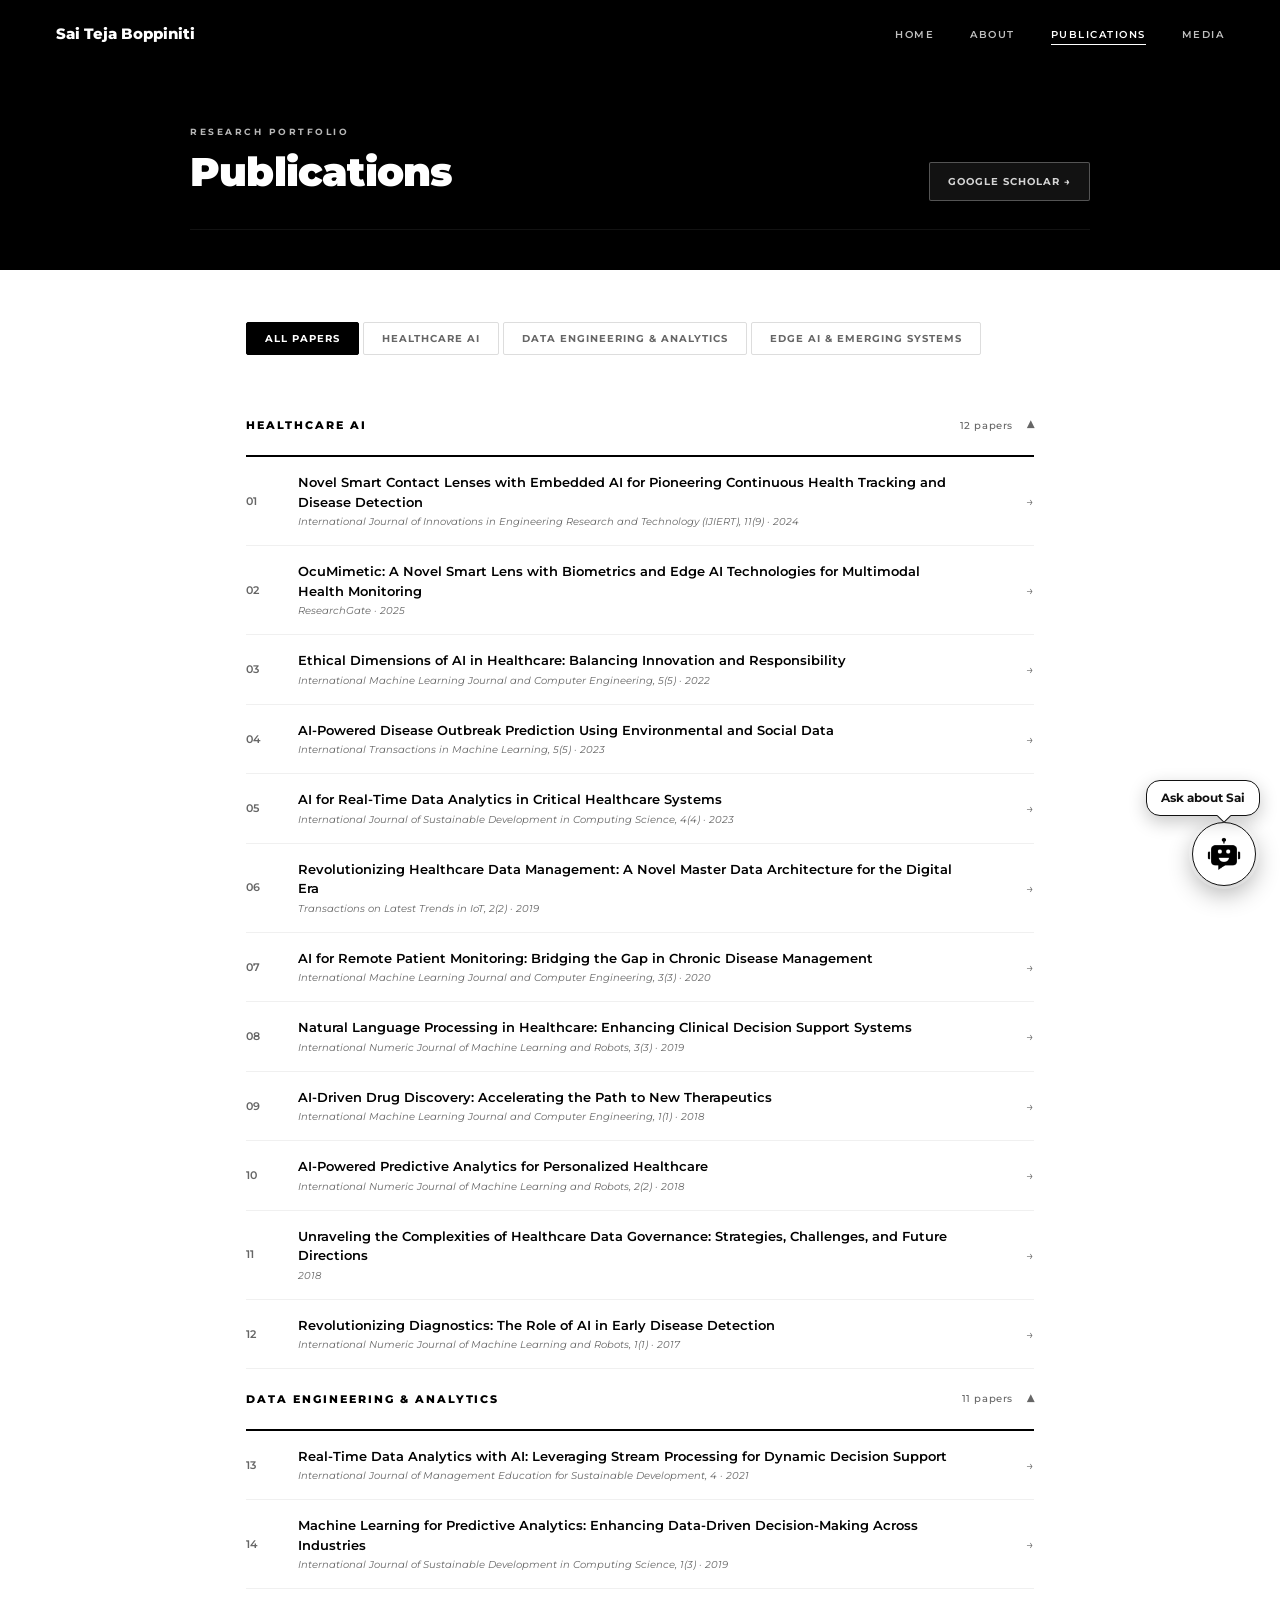
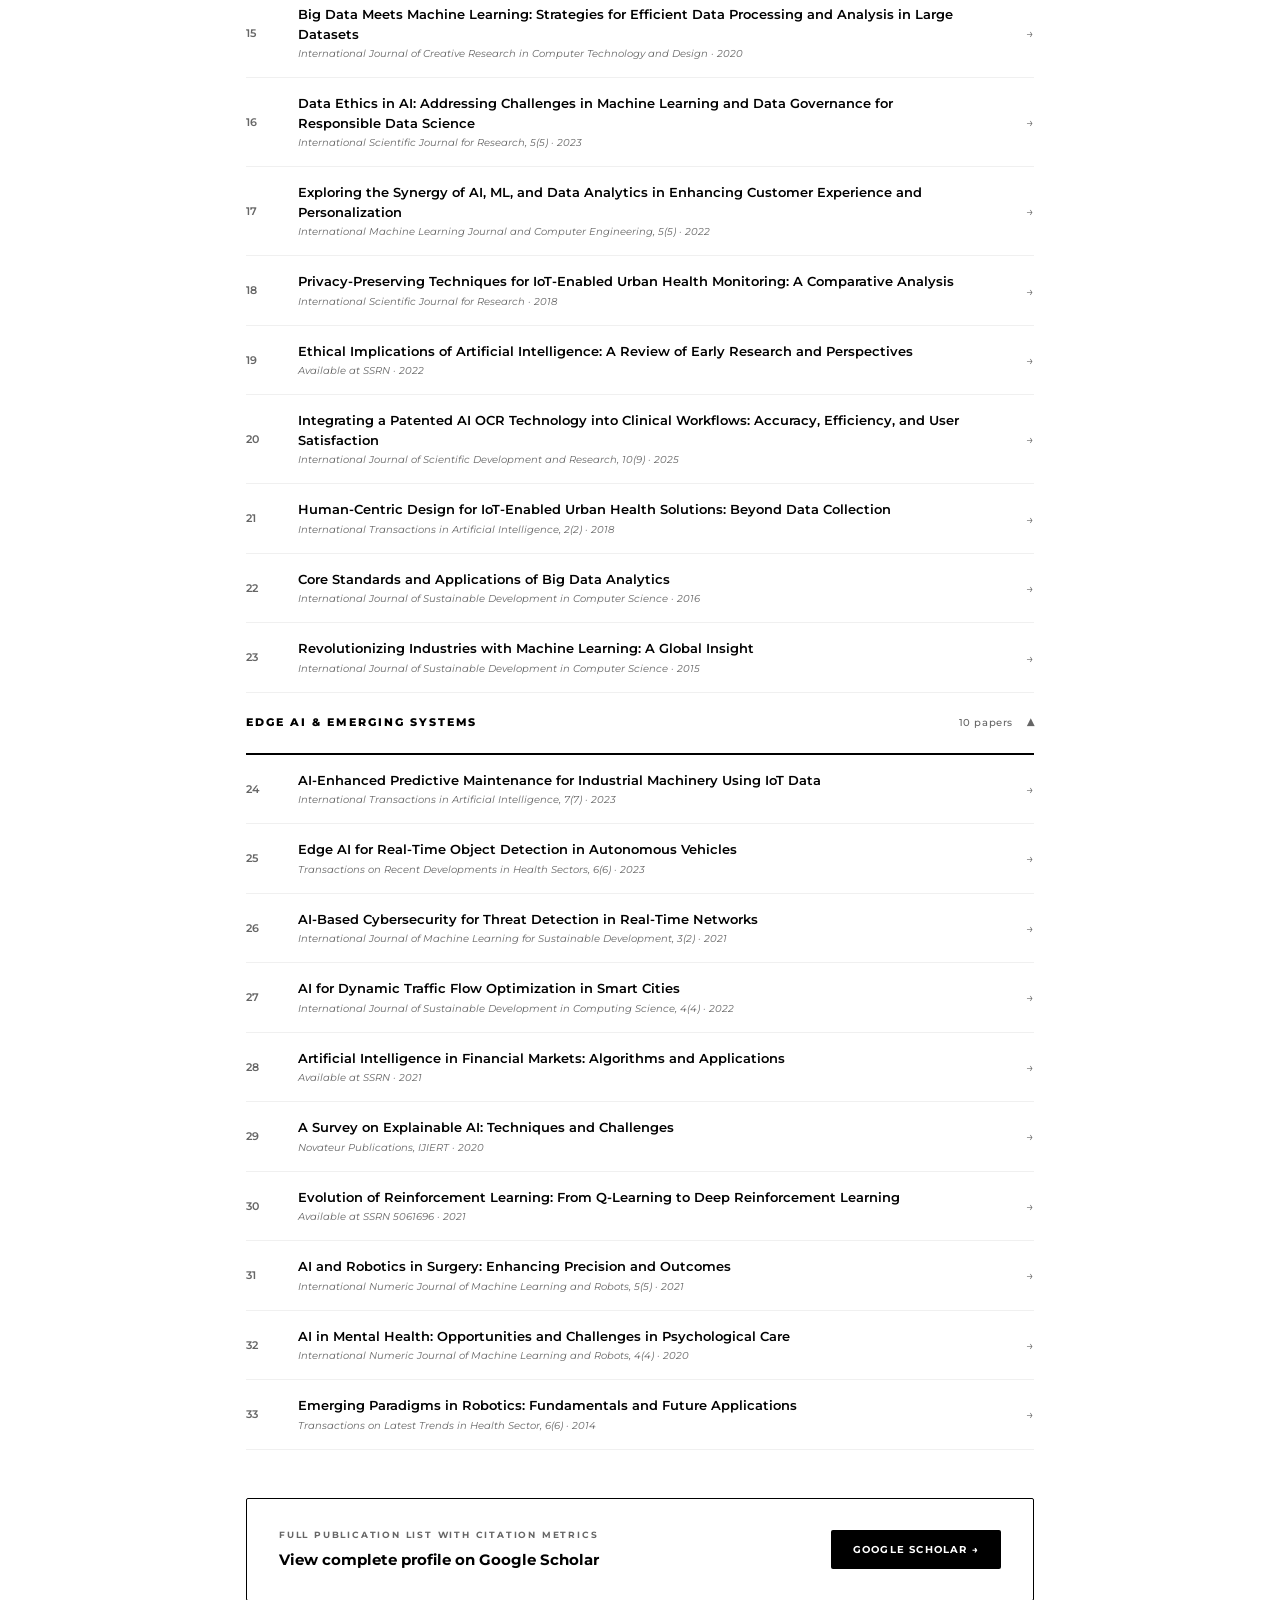
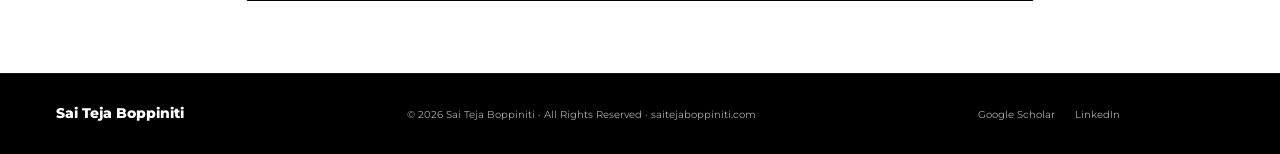
<file: publications.html>
<!DOCTYPE html>
<html lang="en">
<head>
<meta charset="UTF-8"/>
<link rel="icon" type="image/svg+xml" href="favicon.svg"/>

<meta name="description" content="Research publications by Sai Teja Boppiniti spanning Healthcare AI, Data Engineering, Edge AI, and Emerging Systems. Citation metrics are available on Google Scholar."/>
<meta name="viewport" content="width=device-width,initial-scale=1.0"/>
<title>Publications | Sai Teja Boppiniti</title>
<link href="https://fonts.googleapis.com/css2?family=Montserrat:ital,wght@0,300;0,400;0,500;0,600;0,700;0,800;0,900;1,300&display=swap" rel="stylesheet"/>
<link rel="stylesheet" href="chat-widget.css"/>
<style>
*,*::before,*::after{box-sizing:border-box;margin:0;padding:0;}
body{font-family:'Montserrat',sans-serif;background:#fff;color:#111;-webkit-font-smoothing:antialiased;font-size:14px;line-height:1.7;}
a{text-decoration:none;color:inherit;}
button,a{ -webkit-tap-highlight-color:transparent;}
a:focus-visible,button:focus-visible,[role="button"]:focus-visible{outline:2px solid #4778d8;outline-offset:3px;}
nav{background:#000;height:68px;display:flex;align-items:center;justify-content:space-between;padding:0 56px;position:sticky;top:0;z-index:100;}
.nav-logo{font-size:15px;font-weight:800;color:#fff;white-space:nowrap;}
.nav-links{display:flex;gap:36px;list-style:none;align-items:center;}
.nav-links a{font-size:10px;font-weight:600;letter-spacing:0.15em;text-transform:uppercase;color:rgba(255,255,255,0.75);transition:color 0.2s;}
.nav-links a:hover,.nav-active{color:#fff!important;}
.nav-active{border-bottom:1px solid #fff;padding-bottom:3px;}

/* HERO */
.hero{background:#000;padding:56px 56px 40px;}
.hero-inner{max-width:900px;margin:0 auto;display:flex;align-items:flex-end;justify-content:space-between;padding-bottom:28px;border-bottom:1px solid rgba(255,255,255,0.07);}
.hero-tag{font-size:9px;font-weight:700;letter-spacing:0.28em;text-transform:uppercase;color:rgba(255,255,255,0.72);margin-bottom:12px;}
.hero-h1{font-size:40px;font-weight:900;color:#fff;letter-spacing:-0.02em;line-height:1.05;margin-bottom:8px;}
.hero-sub{font-size:12px;font-weight:300;color:rgba(255,255,255,0.72);max-width:440px;line-height:1.8;}
.scholar-btn{display:inline-flex;align-items:center;gap:8px;background:rgba(255,255,255,0.07);border:1px solid rgba(255,255,255,0.28);padding:10px 18px;border-radius:2px;font-size:10px;font-weight:700;letter-spacing:0.1em;text-transform:uppercase;color:rgba(255,255,255,0.82);transition:all 0.2s;white-space:nowrap;align-self:flex-end;}
.scholar-btn:hover{background:rgba(255,255,255,0.13);color:#fff;border-color:rgba(255,255,255,0.25);}



/* BODY */
.body{max-width:900px;margin:0 auto;padding:52px 56px 72px;}

/* FILTER TABS */
.filter-bar{display:flex;gap:4px;margin-bottom:40px;flex-wrap:wrap;}
.filter-btn{padding:9px 18px;border:1px solid #ddd;border-radius:2px;font-family:'Montserrat',sans-serif;font-size:10px;font-weight:700;letter-spacing:0.1em;text-transform:uppercase;color:#666;background:#fff;cursor:pointer;transition:all 0.18s;}
.filter-btn:hover{border-color:#000;color:#000;}
.filter-btn.active{background:#000;color:#fff;border-color:#000;}

/* PAPER GROUPS */
.group{margin-bottom:0;}
.group[data-hidden="true"]{display:none;}
.group-heading{margin:0;}
.group-header{display:flex;align-items:center;gap:14px;width:100%;margin-bottom:0;padding:18px 0;border:0;border-bottom:2px solid #000;background:#fff;color:inherit;text-align:left;font:inherit;cursor:pointer;}
.group-title{font-size:11px;font-weight:800;letter-spacing:0.18em;text-transform:uppercase;color:#000;}
.group-count{font-size:10px;font-weight:500;color:#666;letter-spacing:0.06em;margin-left:auto;}
.group-chevron{font-size:14px;color:#666;transition:transform 0.22s;flex-shrink:0;}
.group-chevron.open{transform:rotate(180deg);}

/* PAPER LIST */
.paper-list[hidden]{display:none;}

.paper{display:grid;grid-template-columns:36px minmax(0,1fr) 52px;gap:16px;align-items:center;padding:16px 0;border-bottom:1px solid #f0f0f0;cursor:pointer;}
.paper:hover{background:#fafafa;margin:0 -12px;padding:16px 12px;}
.paper-num{font-size:11px;font-weight:600;color:#666;letter-spacing:0.04em;}
.paper-body{}
.paper-title{font-size:13px;font-weight:600;color:#000;line-height:1.5;margin-bottom:3px;transition:color 0.15s;}
.paper:hover .paper-title{color:#555;}
.paper-journal{font-size:10px;font-weight:400;color:#666;font-style:italic;line-height:1.4;}
.paper-arrow{font-size:13px;color:#777;text-align:right;transition:color 0.15s,transform 0.15s;}
.paper:hover .paper-arrow{color:#000;transform:translateX(2px);}

/* EXPANDED DETAIL */
.paper-detail{max-height:none;overflow:visible;}
.js-enabled .paper-detail{max-height:0;overflow:hidden;transition:max-height 0.28s cubic-bezier(0.4,0,0.2,1);}
.js-enabled .paper-detail.open{max-height:160px;}
.detail-inner{padding:12px 52px 16px;background:#f9f9f9;border-bottom:1px solid #ebebeb;display:flex;align-items:center;justify-content:space-between;gap:20px;}
.detail-year{font-size:10px;font-weight:700;letter-spacing:0.12em;text-transform:uppercase;color:#666;}
.detail-link{display:inline-block;font-size:10px;font-weight:700;letter-spacing:0.1em;text-transform:uppercase;color:#fff;background:#000;padding:8px 18px;border-radius:2px;transition:opacity 0.15s;white-space:nowrap;}
.detail-link:hover{opacity:0.7;}

/* SCHOLAR CTA */
.scholar-cta{border:1px solid #000;padding:28px 32px;display:flex;align-items:center;justify-content:space-between;margin-top:48px;border-radius:2px;}
.sc-label{font-size:9px;font-weight:700;letter-spacing:0.2em;text-transform:uppercase;color:#666;margin-bottom:5px;}
.sc-title{font-size:15px;font-weight:700;color:#000;}
.sc-link{display:inline-block;background:#000;color:#fff;padding:11px 22px;border-radius:2px;font-size:10px;font-weight:700;letter-spacing:0.12em;text-transform:uppercase;transition:opacity 0.15s;white-space:nowrap;}
.sc-link:hover{opacity:0.7;}

footer{background:#000;padding:28px 56px;display:flex;align-items:center;justify-content:space-between;border-top:1px solid #1a1a1a;}
.foot-logo{font-size:14px;font-weight:800;color:#fff;}
.foot-copy{font-size:10px;color:#444;}
.foot-links{display:flex;gap:20px;}
.foot-links a{font-size:10px;color:#555;transition:color 0.2s;}
.foot-links a:hover{color:#fff;}
.foot-copy{color:#aaa;}
.foot-links a{color:#aaa;}

/* ── MOBILE RESPONSIVE ── */
@media (max-width: 768px) {
  nav{padding:0 20px;}
  .nav-links{gap:16px;min-width:0;}
  .nav-links a{font-size:9px;}
  .hero{padding:40px 20px 28px;}
  .hero-inner{flex-direction:column;gap:20px;align-items:flex-start;}
  .body{padding:36px 20px 56px;}
  .filter-bar{gap:6px;}
  .filter-btn{font-size:9px;padding:7px 12px;}
  .paper{grid-template-columns:28px 1fr 32px;}
  .scholar-cta{flex-direction:column;gap:16px;}
  footer{flex-direction:column;gap:12px;padding:24px 20px;text-align:center;}
}

@media (max-width: 480px) {
  nav{height:auto;min-height:68px;align-items:flex-start;flex-direction:column;gap:8px;padding:12px 16px;}
  .nav-links{width:100%;justify-content:space-between;gap:8px;}
  .nav-links a{font-size:10px;letter-spacing:0.02em;}
  .hero-h1{font-size:clamp(34px,11vw,40px);}
  .paper{grid-template-columns:24px minmax(0,1fr) 24px;gap:10px;}
  .detail-inner{padding:12px 16px 16px;}
}



/* ── PAGE TRANSITIONS ── */

/* ── SCROLL ANIMATIONS ── */
.reveal,.reveal-left,.reveal-right{opacity:1;transform:none;transition:opacity 0.7s cubic-bezier(0.4,0,0.2,1),transform 0.7s cubic-bezier(0.4,0,0.2,1);}
.js-enabled .reveal,.js-enabled .reveal-left,.js-enabled .reveal-right{opacity:0;transform:translateY(32px);}
.js-enabled .reveal.visible,.js-enabled .reveal-left.visible,.js-enabled .reveal-right.visible{opacity:1;transform:translateY(0);}
.delay-1{transition-delay:0.1s;}.delay-2{transition-delay:0.2s;}.delay-3{transition-delay:0.3s;}.delay-4{transition-delay:0.4s;}.delay-5{transition-delay:0.5s;}

@media (prefers-reduced-motion: reduce) {
  *,*::before,*::after{scroll-behavior:auto!important;animation:none!important;transition-duration:0.01ms!important;transition-delay:0ms!important;}
  .reveal,.reveal-left,.reveal-right,.js-enabled .reveal,.js-enabled .reveal-left,.js-enabled .reveal-right{opacity:1;transform:none;}
}

</style>
<meta property="og:type" content="website"/>
<meta property="og:url" content="https://saitejaboppiniti.com/publications.html"/>
<meta property="og:title" content="Publications — Sai Teja Boppiniti"/>
<meta property="og:description" content="Research publications spanning Healthcare AI, Data Engineering, Edge AI and Emerging Systems. Citation metrics are available on Google Scholar."/>
<meta property="og:image" content="https://saitejaboppiniti.com/profile.jpg"/>
<meta property="og:image:width" content="798"/>
<meta property="og:image:height" content="997"/>
<link rel="canonical" href="https://saitejaboppiniti.com/publications.html"/>
<meta name="twitter:card" content="summary_large_image"/>
<meta name="twitter:title" content="Publications — Sai Teja Boppiniti"/>
<meta name="twitter:description" content="Research publications spanning Healthcare AI, Data Engineering, Edge AI and Emerging Systems. Citation metrics are available on Google Scholar."/>
<meta name="twitter:image" content="https://saitejaboppiniti.com/profile.jpg"/>
<!-- Google Analytics -->
<script async src="https://www.googletagmanager.com/gtag/js?id=G-LVV5PNH3L6"></script>
<script>
  window.dataLayer = window.dataLayer || [];
  function gtag(){dataLayer.push(arguments);}
  gtag('js', new Date());
  gtag('config', 'G-LVV5PNH3L6');
</script>
</head>
<body>

<nav aria-label="Primary">
  <a class="nav-logo" href="index.html">Sai Teja Boppiniti</a>
  <ul class="nav-links">
    <li><a href="index.html">Home</a></li>
    <li><a href="about.html">About</a></li>
    <li><a href="publications.html" class="nav-active" aria-current="page">Publications</a></li>
    <li><a href="media.html">Media</a></li>
  </ul>
</nav>

<main>
<div class="hero">
  <div class="hero-inner">
    <div>
      <div class="hero-tag">Research Portfolio</div>
      <h1 class="hero-h1">Publications</h1>
      
    </div>
    <a class="scholar-btn" href="https://scholar.google.com/citations?user=H3XJtbcAAAAJ&hl=en" target="_blank" rel="noopener noreferrer">Google Scholar →</a>
  </div>
</div>


<div class="body">

  <!-- FILTER TABS -->
  <div class="filter-bar reveal">
    <button type="button" class="filter-btn active" aria-pressed="true" onclick="filterGroup('all',this)">All Papers</button>
    <button type="button" class="filter-btn" aria-pressed="false" onclick="filterGroup('healthcare',this)">Healthcare AI</button>
    <button type="button" class="filter-btn" aria-pressed="false" onclick="filterGroup('data',this)">Data Engineering &amp; Analytics</button>
    <button type="button" class="filter-btn" aria-pressed="false" onclick="filterGroup('edge',this)">Edge AI &amp; Emerging Systems</button>
  </div>

  <!-- GROUP 1: HEALTHCARE AI -->
  <div class="group" data-group="healthcare">
  <h2 class="group-heading"><button type="button" class="group-header reveal" aria-expanded="true" aria-controls="paper-group-healthcare" onclick="toggleGroup(this)">
      <span class="group-title">Healthcare AI</span>
      <span class="group-count">12 papers</span>
      <span class="group-chevron open" aria-hidden="true">▾</span>
    </button></h2>
    <div class="paper-list" id="paper-group-healthcare">

      <div class="paper" onclick="toggleDetail(this)">
        <div class="paper-num">01</div>
        <div class="paper-body">
          <div class="paper-title">Novel Smart Contact Lenses with Embedded AI for Pioneering Continuous Health Tracking and Disease Detection</div>
          <div class="paper-journal">International Journal of Innovations in Engineering Research and Technology (IJIERT), 11(9) · 2024</div>
        </div>
        <div class="paper-arrow">→</div>
      </div>
      <div class="paper-detail"><div class="detail-inner"><span class="detail-year">2024</span><a class="detail-link" href="https://repo.ijiert.org/index.php/ijiert/article/view/3924" target="_blank" rel="noopener noreferrer">View Paper →</a></div></div>

      <div class="paper" onclick="toggleDetail(this)">
        <div class="paper-num">02</div>
        <div class="paper-body">
          <div class="paper-title">OcuMimetic: A Novel Smart Lens with Biometrics and Edge AI Technologies for Multimodal Health Monitoring</div>
          <div class="paper-journal">ResearchGate · 2025</div>
        </div>
        <div class="paper-arrow">→</div>
      </div>
      <div class="paper-detail"><div class="detail-inner"><span class="detail-year">2025</span><a class="detail-link" href="https://www.researchgate.net/publication/384280814" target="_blank" rel="noopener noreferrer">View Paper →</a></div></div>

      <div class="paper" onclick="toggleDetail(this)">
        <div class="paper-num">03</div>
        <div class="paper-body">
          <div class="paper-title">Ethical Dimensions of AI in Healthcare: Balancing Innovation and Responsibility</div>
          <div class="paper-journal">International Machine Learning Journal and Computer Engineering, 5(5) · 2022</div>
        </div>
        <div class="paper-arrow">→</div>
      </div>
      <div class="paper-detail"><div class="detail-inner"><span class="detail-year">2022</span><a class="detail-link" href="https://scholar.google.com/citations?user=H3XJtbcAAAAJ&hl=en" target="_blank" rel="noopener noreferrer">Open Google Scholar →</a></div></div>

      <div class="paper" onclick="toggleDetail(this)">
        <div class="paper-num">04</div>
        <div class="paper-body">
          <div class="paper-title">AI-Powered Disease Outbreak Prediction Using Environmental and Social Data</div>
          <div class="paper-journal">International Transactions in Machine Learning, 5(5) · 2023</div>
        </div>
        <div class="paper-arrow">→</div>
      </div>
      <div class="paper-detail"><div class="detail-inner"><span class="detail-year">2023</span><a class="detail-link" href="https://isjr.co.in/index.php/ITML/article/view/294" target="_blank" rel="noopener noreferrer">View Paper →</a></div></div>

      <div class="paper" onclick="toggleDetail(this)">
        <div class="paper-num">05</div>
        <div class="paper-body">
          <div class="paper-title">AI for Real-Time Data Analytics in Critical Healthcare Systems</div>
          <div class="paper-journal">International Journal of Sustainable Development in Computing Science, 4(4) · 2023</div>
        </div>
        <div class="paper-arrow">→</div>
      </div>
      <div class="paper-detail"><div class="detail-inner"><span class="detail-year">2023</span><a class="detail-link" href="https://scholar.google.com/citations?user=H3XJtbcAAAAJ&hl=en" target="_blank" rel="noopener noreferrer">Open Google Scholar →</a></div></div>

      <div class="paper" onclick="toggleDetail(this)">
        <div class="paper-num">06</div>
        <div class="paper-body">
          <div class="paper-title">Revolutionizing Healthcare Data Management: A Novel Master Data Architecture for the Digital Era</div>
          <div class="paper-journal">Transactions on Latest Trends in IoT, 2(2) · 2019</div>
        </div>
        <div class="paper-arrow">→</div>
      </div>
      <div class="paper-detail"><div class="detail-inner"><span class="detail-year">2019</span><a class="detail-link" href="https://www.researchgate.net/publication/387377679" target="_blank" rel="noopener noreferrer">View Paper →</a></div></div>

      <div class="paper" onclick="toggleDetail(this)">
        <div class="paper-num">07</div>
        <div class="paper-body">
          <div class="paper-title">AI for Remote Patient Monitoring: Bridging the Gap in Chronic Disease Management</div>
          <div class="paper-journal">International Machine Learning Journal and Computer Engineering, 3(3) · 2020</div>
        </div>
        <div class="paper-arrow">→</div>
      </div>
      <div class="paper-detail"><div class="detail-inner"><span class="detail-year">2020</span><a class="detail-link" href="https://scholar.google.com/citations?user=H3XJtbcAAAAJ&hl=en" target="_blank" rel="noopener noreferrer">Open Google Scholar →</a></div></div>

      <div class="paper" onclick="toggleDetail(this)">
        <div class="paper-num">08</div>
        <div class="paper-body">
          <div class="paper-title">Natural Language Processing in Healthcare: Enhancing Clinical Decision Support Systems</div>
          <div class="paper-journal">International Numeric Journal of Machine Learning and Robots, 3(3) · 2019</div>
        </div>
        <div class="paper-arrow">→</div>
      </div>
      <div class="paper-detail"><div class="detail-inner"><span class="detail-year">2019</span><a class="detail-link" href="https://injmr.com/index.php/fewfewf/article/view/154" target="_blank" rel="noopener noreferrer">View Paper →</a></div></div>

      <div class="paper" onclick="toggleDetail(this)">
        <div class="paper-num">09</div>
        <div class="paper-body">
          <div class="paper-title">AI-Driven Drug Discovery: Accelerating the Path to New Therapeutics</div>
          <div class="paper-journal">International Machine Learning Journal and Computer Engineering, 1(1) · 2018</div>
        </div>
        <div class="paper-arrow">→</div>
      </div>
      <div class="paper-detail"><div class="detail-inner"><span class="detail-year">2018</span><a class="detail-link" href="https://scholar.google.com/citations?user=H3XJtbcAAAAJ&hl=en" target="_blank" rel="noopener noreferrer">Open Google Scholar →</a></div></div>

      <div class="paper" onclick="toggleDetail(this)">
        <div class="paper-num">10</div>
        <div class="paper-body">
          <div class="paper-title">AI-Powered Predictive Analytics for Personalized Healthcare</div>
          <div class="paper-journal">International Numeric Journal of Machine Learning and Robots, 2(2) · 2018</div>
        </div>
        <div class="paper-arrow">→</div>
      </div>
      <div class="paper-detail"><div class="detail-inner"><span class="detail-year">2018</span><a class="detail-link" href="https://injmr.com/index.php/fewfewf/article/view/153" target="_blank" rel="noopener noreferrer">View Paper →</a></div></div>

      <div class="paper" onclick="toggleDetail(this)">
        <div class="paper-num">11</div>
        <div class="paper-body">
          <div class="paper-title">Unraveling the Complexities of Healthcare Data Governance: Strategies, Challenges, and Future Directions</div>
          <div class="paper-journal">2018</div>
        </div>
        <div class="paper-arrow">→</div>
      </div>
      <div class="paper-detail"><div class="detail-inner"><span class="detail-year">2018</span><a class="detail-link" href="https://scholar.google.com/citations?user=H3XJtbcAAAAJ&hl=en" target="_blank" rel="noopener noreferrer">Open Google Scholar →</a></div></div>

      <div class="paper" onclick="toggleDetail(this)">
        <div class="paper-num">12</div>
        <div class="paper-body">
          <div class="paper-title">Revolutionizing Diagnostics: The Role of AI in Early Disease Detection</div>
          <div class="paper-journal">International Numeric Journal of Machine Learning and Robots, 1(1) · 2017</div>
        </div>
        <div class="paper-arrow">→</div>
      </div>
      <div class="paper-detail"><div class="detail-inner"><span class="detail-year">2017</span><a class="detail-link" href="https://injmr.com/index.php/fewfewf/article/view/152" target="_blank" rel="noopener noreferrer">View Paper →</a></div></div>

    </div>
  </div>

  <!-- GROUP 2: DATA ENGINEERING & ANALYTICS -->
  <div class="group" data-group="data">
    <h2 class="group-heading"><button type="button" class="group-header reveal" aria-expanded="true" aria-controls="paper-group-data" onclick="toggleGroup(this)">
      <span class="group-title">Data Engineering &amp; Analytics</span>
      <span class="group-count">11 papers</span>
      <span class="group-chevron open" aria-hidden="true">▾</span>
    </button></h2>
    <div class="paper-list" id="paper-group-data">

      <div class="paper" onclick="toggleDetail(this)">
        <div class="paper-num">13</div>
        <div class="paper-body">
          <div class="paper-title">Real-Time Data Analytics with AI: Leveraging Stream Processing for Dynamic Decision Support</div>
          <div class="paper-journal">International Journal of Management Education for Sustainable Development, 4 · 2021</div>
        </div>
        <div class="paper-arrow">→</div>
      </div>
      <div class="paper-detail"><div class="detail-inner"><span class="detail-year">2021</span><a class="detail-link" href="https://www.researchgate.net/publication/387222925" target="_blank" rel="noopener noreferrer">View Paper →</a></div></div>

      <div class="paper" onclick="toggleDetail(this)">
        <div class="paper-num">14</div>
        <div class="paper-body">
          <div class="paper-title">Machine Learning for Predictive Analytics: Enhancing Data-Driven Decision-Making Across Industries</div>
          <div class="paper-journal">International Journal of Sustainable Development in Computing Science, 1(3) · 2019</div>
        </div>
        <div class="paper-arrow">→</div>
      </div>
      <div class="paper-detail"><div class="detail-inner"><span class="detail-year">2019</span><a class="detail-link" href="https://www.ijsdcs.com/index.php/ijsdcs/article/view/586" target="_blank" rel="noopener noreferrer">View Paper →</a></div></div>

      <div class="paper" onclick="toggleDetail(this)">
        <div class="paper-num">15</div>
        <div class="paper-body">
          <div class="paper-title">Big Data Meets Machine Learning: Strategies for Efficient Data Processing and Analysis in Large Datasets</div>
          <div class="paper-journal">International Journal of Creative Research in Computer Technology and Design · 2020</div>
        </div>
        <div class="paper-arrow">→</div>
      </div>
      <div class="paper-detail"><div class="detail-inner"><span class="detail-year">2020</span><a class="detail-link" href="https://scholar.google.com/citations?user=H3XJtbcAAAAJ&hl=en" target="_blank" rel="noopener noreferrer">Open Google Scholar →</a></div></div>

      <div class="paper" onclick="toggleDetail(this)">
        <div class="paper-num">16</div>
        <div class="paper-body">
          <div class="paper-title">Data Ethics in AI: Addressing Challenges in Machine Learning and Data Governance for Responsible Data Science</div>
          <div class="paper-journal">International Scientific Journal for Research, 5(5) · 2023</div>
        </div>
        <div class="paper-arrow">→</div>
      </div>
      <div class="paper-detail"><div class="detail-inner"><span class="detail-year">2023</span><a class="detail-link" href="https://isjr.co.in/index.php/ISJR/article/view/257" target="_blank" rel="noopener noreferrer">View Paper →</a></div></div>

      <div class="paper" onclick="toggleDetail(this)">
        <div class="paper-num">17</div>
        <div class="paper-body">
          <div class="paper-title">Exploring the Synergy of AI, ML, and Data Analytics in Enhancing Customer Experience and Personalization</div>
          <div class="paper-journal">International Machine Learning Journal and Computer Engineering, 5(5) · 2022</div>
        </div>
        <div class="paper-arrow">→</div>
      </div>
      <div class="paper-detail"><div class="detail-inner"><span class="detail-year">2022</span><a class="detail-link" href="https://www.researchgate.net/publication/387222659" target="_blank" rel="noopener noreferrer">View Paper →</a></div></div>

      <div class="paper" onclick="toggleDetail(this)">
        <div class="paper-num">18</div>
        <div class="paper-body">
          <div class="paper-title">Privacy-Preserving Techniques for IoT-Enabled Urban Health Monitoring: A Comparative Analysis</div>
          <div class="paper-journal">International Scientific Journal for Research · 2018</div>
        </div>
        <div class="paper-arrow">→</div>
      </div>
      <div class="paper-detail"><div class="detail-inner"><span class="detail-year">2018</span><a class="detail-link" href="https://scholar.google.com/citations?user=H3XJtbcAAAAJ&hl=en" target="_blank" rel="noopener noreferrer">Open Google Scholar →</a></div></div>

      <div class="paper" onclick="toggleDetail(this)">
        <div class="paper-num">19</div>
        <div class="paper-body">
          <div class="paper-title">Ethical Implications of Artificial Intelligence: A Review of Early Research and Perspectives</div>
          <div class="paper-journal">Available at SSRN · 2022</div>
        </div>
        <div class="paper-arrow">→</div>
      </div>
      <div class="paper-detail"><div class="detail-inner"><span class="detail-year">2022</span><a class="detail-link" href="https://scholar.google.com/citations?user=H3XJtbcAAAAJ&hl=en" target="_blank" rel="noopener noreferrer">Open Google Scholar →</a></div></div>

      <div class="paper" onclick="toggleDetail(this)">
        <div class="paper-num">20</div>
        <div class="paper-body">
          <div class="paper-title">Integrating a Patented AI OCR Technology into Clinical Workflows: Accuracy, Efficiency, and User Satisfaction</div>
          <div class="paper-journal">International Journal of Scientific Development and Research, 10(9) · 2025</div>
        </div>
        <div class="paper-arrow">→</div>
      </div>
      <div class="paper-detail"><div class="detail-inner"><span class="detail-year">2025</span><a class="detail-link" href="https://www.researchgate.net/publication/395922280" target="_blank" rel="noopener noreferrer">View Paper →</a></div></div>

      <div class="paper" onclick="toggleDetail(this)">
        <div class="paper-num">21</div>
        <div class="paper-body">
          <div class="paper-title">Human-Centric Design for IoT-Enabled Urban Health Solutions: Beyond Data Collection</div>
          <div class="paper-journal">International Transactions in Artificial Intelligence, 2(2) · 2018</div>
        </div>
        <div class="paper-arrow">→</div>
      </div>
      <div class="paper-detail"><div class="detail-inner"><span class="detail-year">2018</span><a class="detail-link" href="https://scholar.google.com/citations?user=H3XJtbcAAAAJ&hl=en" target="_blank" rel="noopener noreferrer">Open Google Scholar →</a></div></div>

      <div class="paper" onclick="toggleDetail(this)">
        <div class="paper-num">22</div>
        <div class="paper-body">
          <div class="paper-title">Core Standards and Applications of Big Data Analytics</div>
          <div class="paper-journal">International Journal of Sustainable Development in Computer Science · 2016</div>
        </div>
        <div class="paper-arrow">→</div>
      </div>
      <div class="paper-detail"><div class="detail-inner"><span class="detail-year">2016</span><a class="detail-link" href="https://scholar.google.com/citations?user=H3XJtbcAAAAJ&hl=en" target="_blank" rel="noopener noreferrer">Open Google Scholar →</a></div></div>

      <div class="paper" onclick="toggleDetail(this)">
        <div class="paper-num">23</div>
        <div class="paper-body">
          <div class="paper-title">Revolutionizing Industries with Machine Learning: A Global Insight</div>
          <div class="paper-journal">International Journal of Sustainable Development in Computer Science · 2015</div>
        </div>
        <div class="paper-arrow">→</div>
      </div>
      <div class="paper-detail"><div class="detail-inner"><span class="detail-year">2015</span><a class="detail-link" href="https://scholar.google.com/citations?user=H3XJtbcAAAAJ&hl=en" target="_blank" rel="noopener noreferrer">Open Google Scholar →</a></div></div>

    </div>
  </div>

  <!-- GROUP 3: EDGE AI & EMERGING SYSTEMS -->
  <div class="group" data-group="edge">
    <h2 class="group-heading"><button type="button" class="group-header reveal" aria-expanded="true" aria-controls="paper-group-edge" onclick="toggleGroup(this)">
      <span class="group-title">Edge AI &amp; Emerging Systems</span>
      <span class="group-count">10 papers</span>
      <span class="group-chevron open" aria-hidden="true">▾</span>
    </button></h2>
    <div class="paper-list" id="paper-group-edge">

      <div class="paper" onclick="toggleDetail(this)">
        <div class="paper-num">24</div>
        <div class="paper-body">
          <div class="paper-title">AI-Enhanced Predictive Maintenance for Industrial Machinery Using IoT Data</div>
          <div class="paper-journal">International Transactions in Artificial Intelligence, 7(7) · 2023</div>
        </div>
        <div class="paper-arrow">→</div>
      </div>
      <div class="paper-detail"><div class="detail-inner"><span class="detail-year">2023</span><a class="detail-link" href="https://isjr.co.in/index.php/ITAI/article/view/298" target="_blank" rel="noopener noreferrer">View Paper →</a></div></div>

      <div class="paper" onclick="toggleDetail(this)">
        <div class="paper-num">25</div>
        <div class="paper-body">
          <div class="paper-title">Edge AI for Real-Time Object Detection in Autonomous Vehicles</div>
          <div class="paper-journal">Transactions on Recent Developments in Health Sectors, 6(6) · 2023</div>
        </div>
        <div class="paper-arrow">→</div>
      </div>
      <div class="paper-detail"><div class="detail-inner"><span class="detail-year">2023</span><a class="detail-link" href="https://isjr.co.in/index.php/TRDHS/article/view/289" target="_blank" rel="noopener noreferrer">View Paper →</a></div></div>

      <div class="paper" onclick="toggleDetail(this)">
        <div class="paper-num">26</div>
        <div class="paper-body">
          <div class="paper-title">AI-Based Cybersecurity for Threat Detection in Real-Time Networks</div>
          <div class="paper-journal">International Journal of Machine Learning for Sustainable Development, 3(2) · 2021</div>
        </div>
        <div class="paper-arrow">→</div>
      </div>
      <div class="paper-detail"><div class="detail-inner"><span class="detail-year">2021</span><a class="detail-link" href="https://scholar.google.com/citations?user=H3XJtbcAAAAJ&hl=en" target="_blank" rel="noopener noreferrer">Open Google Scholar →</a></div></div>

      <div class="paper" onclick="toggleDetail(this)">
        <div class="paper-num">27</div>
        <div class="paper-body">
          <div class="paper-title">AI for Dynamic Traffic Flow Optimization in Smart Cities</div>
          <div class="paper-journal">International Journal of Sustainable Development in Computing Science, 4(4) · 2022</div>
        </div>
        <div class="paper-arrow">→</div>
      </div>
      <div class="paper-detail"><div class="detail-inner"><span class="detail-year">2022</span><a class="detail-link" href="https://ijsdcs.com/index.php/ijsdcs/article/view/627" target="_blank" rel="noopener noreferrer">View Paper →</a></div></div>

      <div class="paper" onclick="toggleDetail(this)">
        <div class="paper-num">28</div>
        <div class="paper-body">
          <div class="paper-title">Artificial Intelligence in Financial Markets: Algorithms and Applications</div>
          <div class="paper-journal">Available at SSRN · 2021</div>
        </div>
        <div class="paper-arrow">→</div>
      </div>
      <div class="paper-detail"><div class="detail-inner"><span class="detail-year">2021</span><a class="detail-link" href="https://www.researchgate.net/publication/385034876" target="_blank" rel="noopener noreferrer">View Paper →</a></div></div>

      <div class="paper" onclick="toggleDetail(this)">
        <div class="paper-num">29</div>
        <div class="paper-body">
          <div class="paper-title">A Survey on Explainable AI: Techniques and Challenges</div>
          <div class="paper-journal">Novateur Publications, IJIERT · 2020</div>
        </div>
        <div class="paper-arrow">→</div>
      </div>
      <div class="paper-detail"><div class="detail-inner"><span class="detail-year">2020</span><a class="detail-link" href="https://www.researchgate.net/publication/385037063" target="_blank" rel="noopener noreferrer">View Paper →</a></div></div>

      <div class="paper" onclick="toggleDetail(this)">
        <div class="paper-num">30</div>
        <div class="paper-body">
          <div class="paper-title">Evolution of Reinforcement Learning: From Q-Learning to Deep Reinforcement Learning</div>
          <div class="paper-journal">Available at SSRN 5061696 · 2021</div>
        </div>
        <div class="paper-arrow">→</div>
      </div>
      <div class="paper-detail"><div class="detail-inner"><span class="detail-year">2021</span><a class="detail-link" href="https://www.researchgate.net/publication/387111500" target="_blank" rel="noopener noreferrer">View Paper →</a></div></div>

      <div class="paper" onclick="toggleDetail(this)">
        <div class="paper-num">31</div>
        <div class="paper-body">
          <div class="paper-title">AI and Robotics in Surgery: Enhancing Precision and Outcomes</div>
          <div class="paper-journal">International Numeric Journal of Machine Learning and Robots, 5(5) · 2021</div>
        </div>
        <div class="paper-arrow">→</div>
      </div>
      <div class="paper-detail"><div class="detail-inner"><span class="detail-year">2021</span><a class="detail-link" href="https://injmr.com/index.php/fewfewf/article/view/156" target="_blank" rel="noopener noreferrer">View Paper →</a></div></div>

      <div class="paper" onclick="toggleDetail(this)">
        <div class="paper-num">32</div>
        <div class="paper-body">
          <div class="paper-title">AI in Mental Health: Opportunities and Challenges in Psychological Care</div>
          <div class="paper-journal">International Numeric Journal of Machine Learning and Robots, 4(4) · 2020</div>
        </div>
        <div class="paper-arrow">→</div>
      </div>
      <div class="paper-detail"><div class="detail-inner"><span class="detail-year">2020</span><a class="detail-link" href="https://injmr.com/index.php/fewfewf/article/view/155" target="_blank" rel="noopener noreferrer">View Paper →</a></div></div>

      <div class="paper" onclick="toggleDetail(this)">
        <div class="paper-num">33</div>
        <div class="paper-body">
          <div class="paper-title">Emerging Paradigms in Robotics: Fundamentals and Future Applications</div>
          <div class="paper-journal">Transactions on Latest Trends in Health Sector, 6(6) · 2014</div>
        </div>
        <div class="paper-arrow">→</div>
      </div>
      <div class="paper-detail"><div class="detail-inner"><span class="detail-year">2014</span><a class="detail-link" href="https://scholar.google.com/citations?user=H3XJtbcAAAAJ&hl=en" target="_blank" rel="noopener noreferrer">Open Google Scholar →</a></div></div>

    </div>
  </div>

  <div class="scholar-cta reveal">
    <div>
      <div class="sc-label">Full publication list with citation metrics</div>
      <div class="sc-title">View complete profile on Google Scholar</div>
    </div>
    <a class="sc-link" href="https://scholar.google.com/citations?user=H3XJtbcAAAAJ&hl=en" target="_blank" rel="noopener noreferrer">Google Scholar →</a>
  </div>

</div>
</main>
<footer>
  <div class="foot-logo">Sai Teja Boppiniti</div>
  <div class="foot-copy">© 2026 Sai Teja Boppiniti · All Rights Reserved · saitejaboppiniti.com</div>
  <div class="foot-links">
    <a href="https://scholar.google.com/citations?user=H3XJtbcAAAAJ&hl=en" target="_blank" rel="noopener noreferrer">Google Scholar</a>
    <a href="https://www.linkedin.com/in/saitejaboppiniti" target="_blank" rel="noopener noreferrer">LinkedIn</a>
  </div>
  </footer>

<script>
window.addEventListener('DOMContentLoaded', () => {
  document.querySelectorAll('.paper-list').forEach(list => {
    list.setAttribute('aria-hidden', 'false');
  });
  document.querySelectorAll('.paper').forEach((paper, index) => {
    const detail = paper.nextElementSibling;
    detail.id = `paper-detail-${index + 1}`;
    detail.setAttribute('aria-hidden', 'true');
    detail.inert = true;
    paper.setAttribute('role', 'button');
    paper.setAttribute('tabindex', '0');
    paper.setAttribute('aria-expanded', 'false');
    paper.setAttribute('aria-controls', detail.id);
    paper.addEventListener('keydown', event => {
      if (event.key === 'Enter' || event.key === ' ') {
        event.preventDefault();
        toggleDetail(paper);
      }
    });
  });
});

// Toggle individual paper detail
function toggleDetail(paperEl) {
  const detail = paperEl.nextElementSibling;
  const arrow = paperEl.querySelector('.paper-arrow');
  const isOpen = detail.classList.contains('open');
  const paperList = paperEl.closest('.paper-list');
  const allDetails = paperList.querySelectorAll('.paper-detail');
  const allPapers = paperList.querySelectorAll('.paper');
  const allArrows = paperList.querySelectorAll('.paper-arrow');
  allDetails.forEach(d => {
    d.classList.remove('open');
    d.setAttribute('aria-hidden', 'true');
    d.inert = true;
  });
  allPapers.forEach(p => p.setAttribute('aria-expanded', 'false'));
  allArrows.forEach(a => { a.style.transform = ''; a.style.color = ''; });
  if (!isOpen) {
    detail.classList.add('open');
    detail.setAttribute('aria-hidden', 'false');
    detail.inert = false;
    paperEl.setAttribute('aria-expanded', 'true');
    arrow.style.transform = 'rotate(90deg)';
    arrow.style.color = '#000';
  }
}

// Toggle group open/close
function toggleGroup(headerEl) {
  const list = headerEl.parentElement.nextElementSibling;
  const chevron = headerEl.querySelector('.group-chevron');
  const isOpen = chevron.classList.contains('open');
  const open = !isOpen;
  headerEl.setAttribute('aria-expanded', String(open));
  list.setAttribute('aria-hidden', String(!open));
  list.hidden = !open;
  chevron.classList.toggle('open', open);
}

// Filter tabs — show and expand the matching groups
function filterGroup(topic, btn) {
  document.querySelectorAll('.filter-btn').forEach(b => b.classList.remove('active'));
  btn.classList.add('active');
  document.querySelectorAll('.filter-btn').forEach(b => b.setAttribute('aria-pressed', String(b === btn)));

  document.querySelectorAll('.group').forEach(g => {
    const show = topic === 'all' || g.dataset.group === topic;
    g.style.display = show ? '' : 'none';
    const header = g.querySelector('.group-header');
    const list = g.querySelector('.paper-list');
    const chevron = g.querySelector('.group-chevron');
    header.setAttribute('aria-expanded', String(show));
    list.setAttribute('aria-hidden', String(!show));
    list.hidden = !show;
    chevron.classList.toggle('open', show);
  });
}
</script>

<script>
(function(){
  if(!('IntersectionObserver' in window)) return;
  var obs=new IntersectionObserver(function(entries){
    entries.forEach(function(e){
      if(e.isIntersecting){e.target.classList.add('visible');obs.unobserve(e.target);}
    });
  },{threshold:0.12,rootMargin:'0px 0px 120px 0px'});
  document.querySelectorAll('.reveal,.reveal-left,.reveal-right').forEach(function(el){
    if(el.getBoundingClientRect().top < window.innerHeight) el.classList.add('visible');
    else obs.observe(el);
  });
  document.documentElement.classList.add('js-enabled');
})();
</script>
<script src="chat-widget.js" data-endpoint="https://sai-portfolio-chat.boppinitisaiteja.workers.dev/api/chat" defer></script>
</body>
</html>
</file>
<file: chat-widget.css>
.portfolio-chat {
  --chat-ink: #111;
  --chat-muted: #666;
  --chat-line: #e7e7e7;
  font-family: 'Montserrat', sans-serif;
}

.chat-launcher,
.chat-panel button,
.chat-panel textarea {
  font: inherit;
}

/* Robot assistant launcher: a friendly robot with a speech bubble. White with
   dark outlines so it stands out on both the black hero and the white sections. */
.chat-launcher {
  position: fixed;
  right: 20px;
  bottom: 14px;
  z-index: 1000;
  display: flex;
  flex-direction: column;
  align-items: flex-end;
  gap: 6px;
  padding: 0;
  border: 0;
  background: none;
  color: #111;
  cursor: pointer;
}

.chat-launcher-label {
  position: relative;
  padding: 7px 14px;
  border: 1.5px solid #111;
  border-radius: 14px;
  background: #fff;
  box-shadow: 0 6px 18px rgb(0 0 0 / 22%);
  font-size: 12px;
  font-weight: 700;
  white-space: nowrap;
  transition: background-color 0.2s;
}

/* Speech-bubble tail pointing down at the robot. */
.chat-launcher-label::after {
  content: "";
  position: absolute;
  right: 30px;
  bottom: -6px;
  width: 10px;
  height: 10px;
  border-right: 1.5px solid #111;
  border-bottom: 1.5px solid #111;
  background: inherit;
  transform: rotate(45deg);
}

.chat-launcher:hover .chat-launcher-label {
  background: #f1f1f1;
}

/* White circle holding the black chatbot icon, so it shows on dark and light sections. */
.chat-bot-badge {
  display: grid;
  place-items: center;
  width: 64px;
  height: 64px;
  margin-right: 4px;
  border: 1.5px solid #111;
  border-radius: 50%;
  background: #fff;
  box-shadow: 0 0 0 3px rgb(255 255 255 / 25%), 0 8px 24px rgb(0 0 0 / 30%);
  animation: chat-bot-float 3.2s ease-in-out infinite;
  transition: background-color 0.2s;
}

.chat-bot-badge img {
  display: block;
  width: 40px;
  height: 40px;
}

.chat-launcher:hover .chat-bot-badge {
  background: #f1f1f1;
}

@keyframes chat-bot-float {
  0%, 100% { transform: translateY(0); }
  50% { transform: translateY(-4px); }
}

.chat-launcher:focus-visible {
  outline: 2px solid #111;
  outline-offset: 4px;
  border-radius: 14px;
  box-shadow: 0 0 0 7px #fff;
}

.chat-panel {
  position: fixed;
  right: 24px;
  bottom: 88px;
  z-index: 1001;
  display: flex;
  width: min(420px, calc(100vw - 32px));
  height: min(620px, calc(100dvh - 120px));
  min-height: min(380px, calc(100dvh - 120px));
  flex-direction: column;
  overflow: hidden;
  border: 1px solid #dedede;
  border-radius: 12px;
  background: #fff;
  box-shadow: 0 18px 60px rgb(0 0 0 / 20%);
  color: var(--chat-ink);
}

.chat-panel[hidden],
.chat-launcher[hidden] {
  display: none;
}

.chat-panel button {
  color: inherit;
}

.chat-header {
  display: flex;
  align-items: center;
  gap: 12px;
  padding: 17px 18px;
  border-bottom: 1px solid rgb(255 255 255 / 13%);
  background: #080808;
  color: #fff;
}

.chat-avatar {
  display: grid;
  width: 38px;
  height: 38px;
  flex: 0 0 38px;
  place-items: center;
  border: 1px solid rgb(255 255 255 / 35%);
  border-radius: 50%;
  font-size: 11px;
  font-weight: 800;
  letter-spacing: 0.04em;
}

.chat-heading {
  min-width: 0;
  flex: 1;
}

.chat-title {
  margin: 0;
  color: #fff;
  font-size: 13px;
  font-weight: 700;
  line-height: 1.4;
}

.chat-subtitle {
  margin: 2px 0 0;
  color: rgb(255 255 255 / 68%);
  font-size: 10px;
  line-height: 1.4;
}

.chat-header-actions {
  display: flex;
  gap: 4px;
}

.chat-icon-button {
  display: grid;
  width: 34px;
  height: 34px;
  place-items: center;
  border: 1px solid transparent;
  border-radius: 6px;
  background: transparent;
  cursor: pointer;
}

.chat-icon-button:hover {
  border-color: rgb(255 255 255 / 30%);
}

.chat-icon-button svg {
  width: 16px;
  height: 16px;
  fill: none;
  stroke: currentColor;
  stroke-linecap: round;
  stroke-linejoin: round;
  stroke-width: 1.7;
}

.chat-content {
  display: flex;
  min-height: 0;
  flex: 1;
  flex-direction: column;
  overflow-y: auto;
  padding: 18px 16px 10px;
  overscroll-behavior: contain;
}

.chat-welcome {
  margin-bottom: 16px;
  padding: 14px;
  border: 1px solid var(--chat-line);
  border-radius: 8px;
  background: #fafafa;
  color: #333;
  font-size: 13px;
  line-height: 1.7;
}

.chat-welcome strong {
  color: #111;
  font-weight: 700;
}

.chat-suggestions {
  display: flex;
  flex-direction: column;
  align-items: flex-start;
  gap: 8px;
  margin-bottom: 16px;
}

.chat-suggestions[hidden] {
  display: none;
}

.chat-suggestion {
  max-width: 100%;
  padding: 9px 12px;
  border: 1px solid #d8d8d8;
  border-radius: 999px;
  background: #fff;
  cursor: pointer;
  font-size: 12px !important;
  line-height: 1.5;
  text-align: left;
  transition: border-color 0.15s, background-color 0.15s;
}

.chat-suggestion:hover {
  border-color: #111;
  background: #f7f7f7;
}

.chat-messages {
  display: flex;
  flex-direction: column;
  gap: 12px;
  margin-top: auto;
}

.chat-message {
  max-width: 88%;
  padding: 10px 12px;
  border: 1px solid var(--chat-line);
  border-radius: 10px 10px 10px 3px;
  color: #222;
  font-size: 13px;
  line-height: 1.7;
  overflow-wrap: anywhere;
  white-space: pre-wrap;
}

.chat-message-user {
  align-self: flex-end;
  border-color: #111;
  border-radius: 10px 10px 3px 10px;
  background: #111;
  color: #fff;
}

.chat-message-assistant {
  align-self: flex-start;
  background: #f7f7f7;
}

.chat-source-list {
  display: grid;
  gap: 5px;
  align-self: flex-start;
  max-width: 92%;
  margin: -5px 0 2px 4px;
}

.chat-source-label {
  color: #666;
  font-size: 10px;
  font-weight: 700;
  letter-spacing: 0.08em;
  text-transform: uppercase;
}

.chat-source {
  display: flex;
  flex-wrap: wrap;
  gap: 2px 8px;
  align-items: baseline;
  color: #555;
  font-size: 11px;
  line-height: 1.55;
}

.chat-source a {
  color: #222;
  font-weight: 600;
  text-decoration: underline;
  text-underline-offset: 2px;
}

.chat-typing {
  color: var(--chat-muted);
  font-size: 11px;
  font-style: italic;
}

.chat-status {
  min-height: 16px;
  margin: 0 0 8px;
  color: #9c2525;
  font-size: 11px;
  line-height: 1.5;
}

.chat-status:empty {
  display: none;
}

.chat-form {
  padding: 0 14px 12px;
}

.chat-input-wrap {
  display: flex;
  align-items: flex-end;
  gap: 8px;
  padding: 8px;
  border: 1px solid #ccc;
  border-radius: 9px;
  transition: border-color 0.15s, box-shadow 0.15s;
}

.chat-input-wrap:focus-within {
  border-color: #111;
  box-shadow: 0 0 0 2px rgb(0 0 0 / 8%);
}

.chat-input {
  width: 100%;
  min-height: 38px;
  max-height: 104px;
  resize: none;
  border: 0;
  outline: 0;
  background: transparent;
  color: #111;
  font-size: 14px !important;
  line-height: 1.5;
}

.chat-input::placeholder {
  color: #777;
}

.chat-send {
  display: grid;
  width: 36px;
  height: 36px;
  flex: 0 0 36px;
  place-items: center;
  border: 0;
  border-radius: 6px;
  background: #000;
  color: #fff !important;
  cursor: pointer;
}

.chat-send:disabled {
  background: #aaa;
  cursor: not-allowed;
}

.chat-send svg {
  width: 16px;
  height: 16px;
  fill: none;
  stroke: currentColor;
  stroke-linecap: round;
  stroke-linejoin: round;
  stroke-width: 2;
}

.chat-disclosure {
  margin: 8px 2px 0;
  color: #777;
  font-size: 10px;
  line-height: 1.5;
}

.chat-disclosure a {
  color: #222;
  text-decoration: underline;
  text-underline-offset: 2px;
}

/* Keep the fixed chatbot icon from covering the footer links
   (Google Scholar, LinkedIn) at the bottom of every page. */
@media (min-width: 769px) {
  body > footer {
    padding-right: 160px;
  }
}

@media (min-width: 481px) and (max-width: 768px) {
  body > footer {
    padding-bottom: 110px;
  }
}

@media (max-width: 480px) {
  /* On phones the icon is smaller and the speech bubble is hidden so it
     doesn't cover page buttons. */
  .chat-launcher {
    right: 14px;
    bottom: 14px;
  }

  .chat-bot-badge {
    width: 54px;
    height: 54px;
    margin-right: 0;
  }

  .chat-bot-badge img {
    width: 34px;
    height: 34px;
  }

  /* Hidden visually but still read by screen readers as the button's name. */
  .chat-launcher-label {
    position: absolute;
    width: 1px;
    height: 1px;
    overflow: hidden;
    clip: rect(0 0 0 0);
    white-space: nowrap;
  }

  .chat-panel {
    right: 12px;
    bottom: 74px;
    width: calc(100vw - 24px);
    height: min(620px, calc(100dvh - 92px));
    min-height: min(340px, calc(100dvh - 92px));
  }

  .chat-input {
    font-size: 16px !important;
  }
}

@media (prefers-reduced-motion: reduce) {
  .chat-launcher-label,
  .chat-bot-badge {
    transition: none;
    animation: none;
  }
}
</file>
